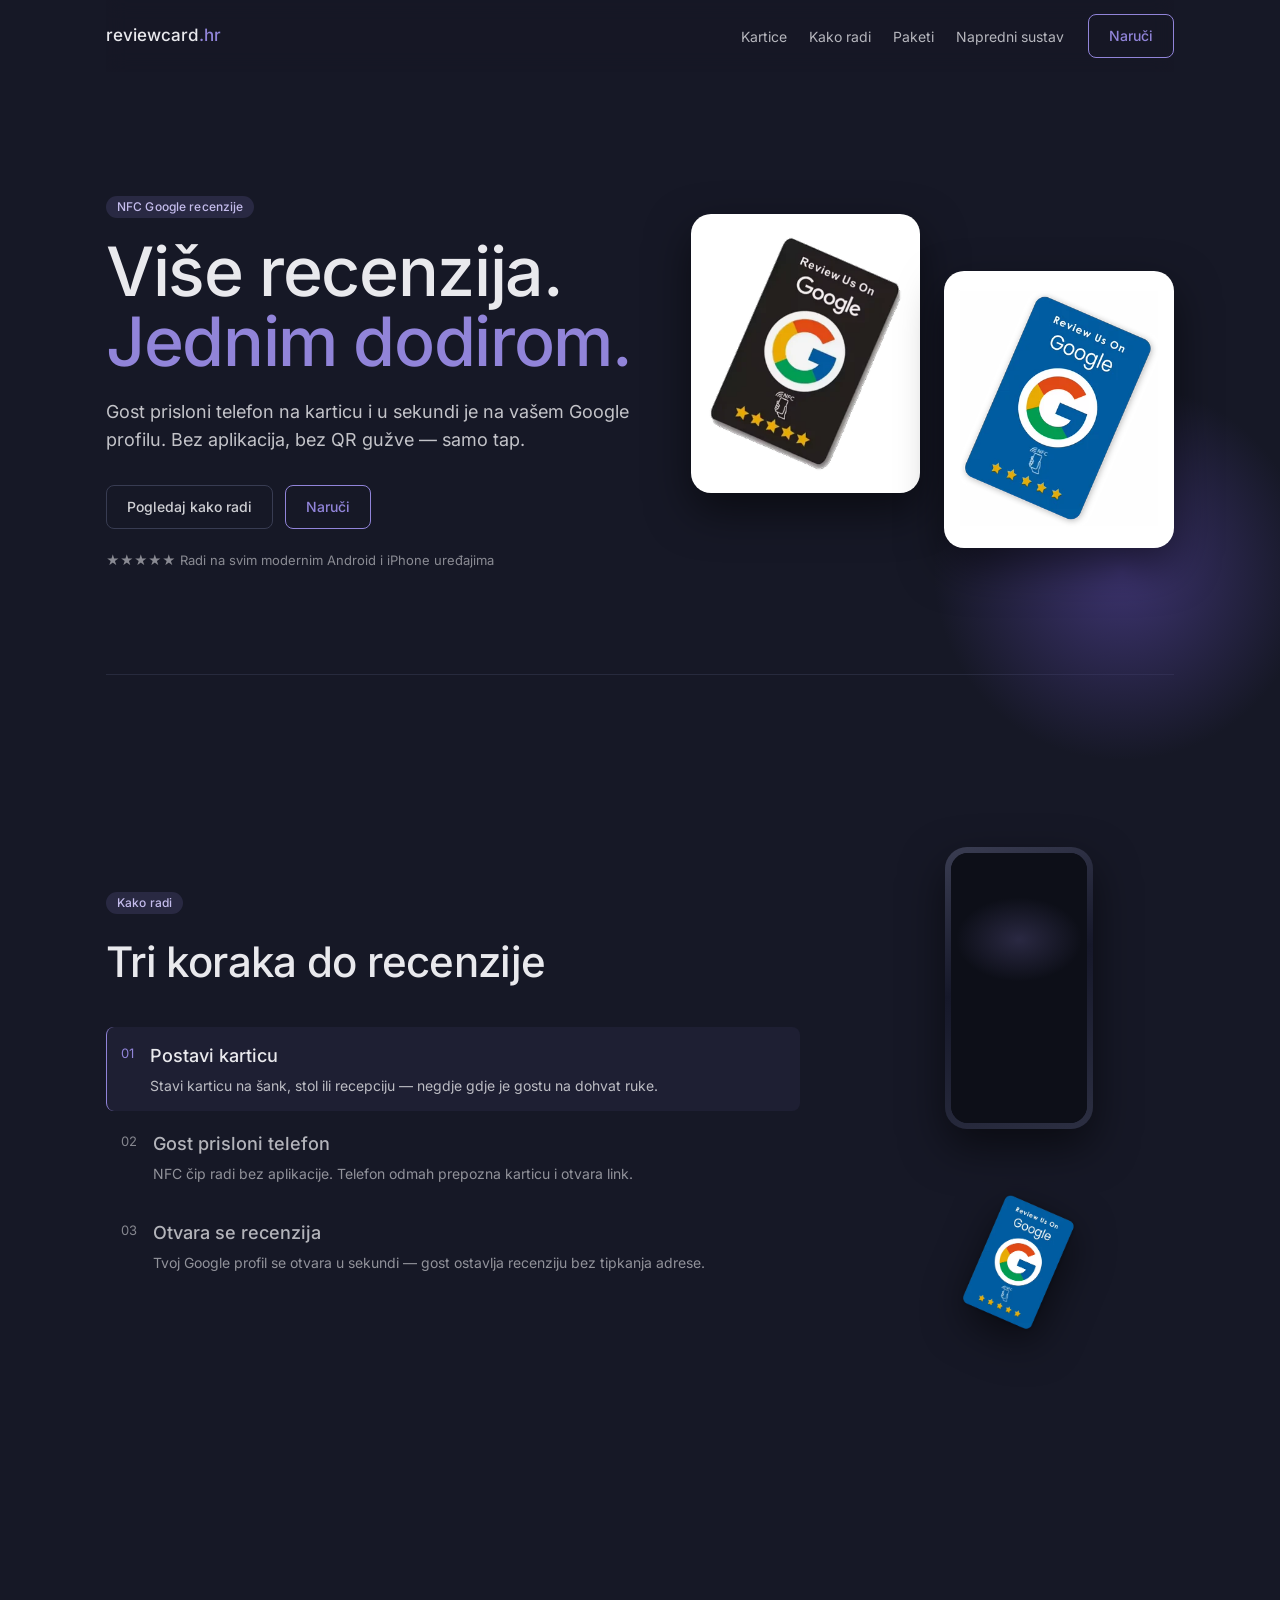
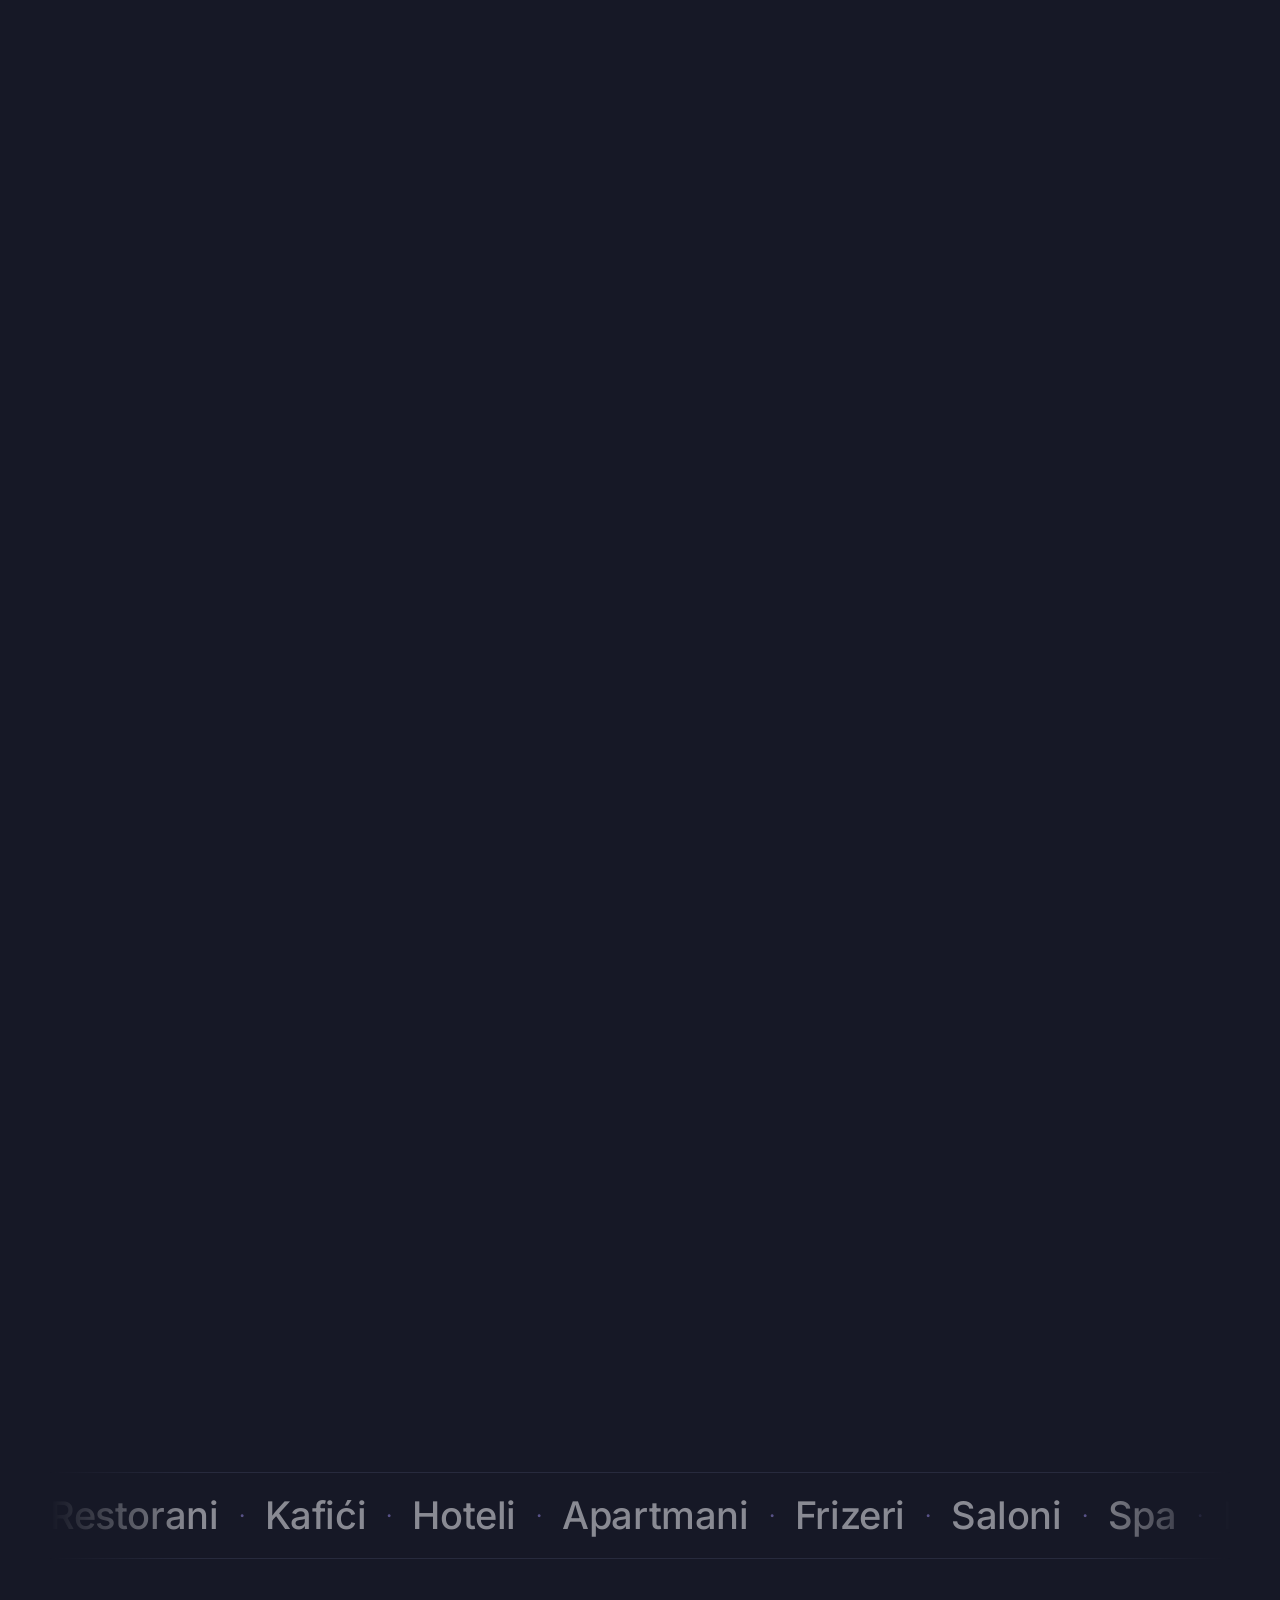
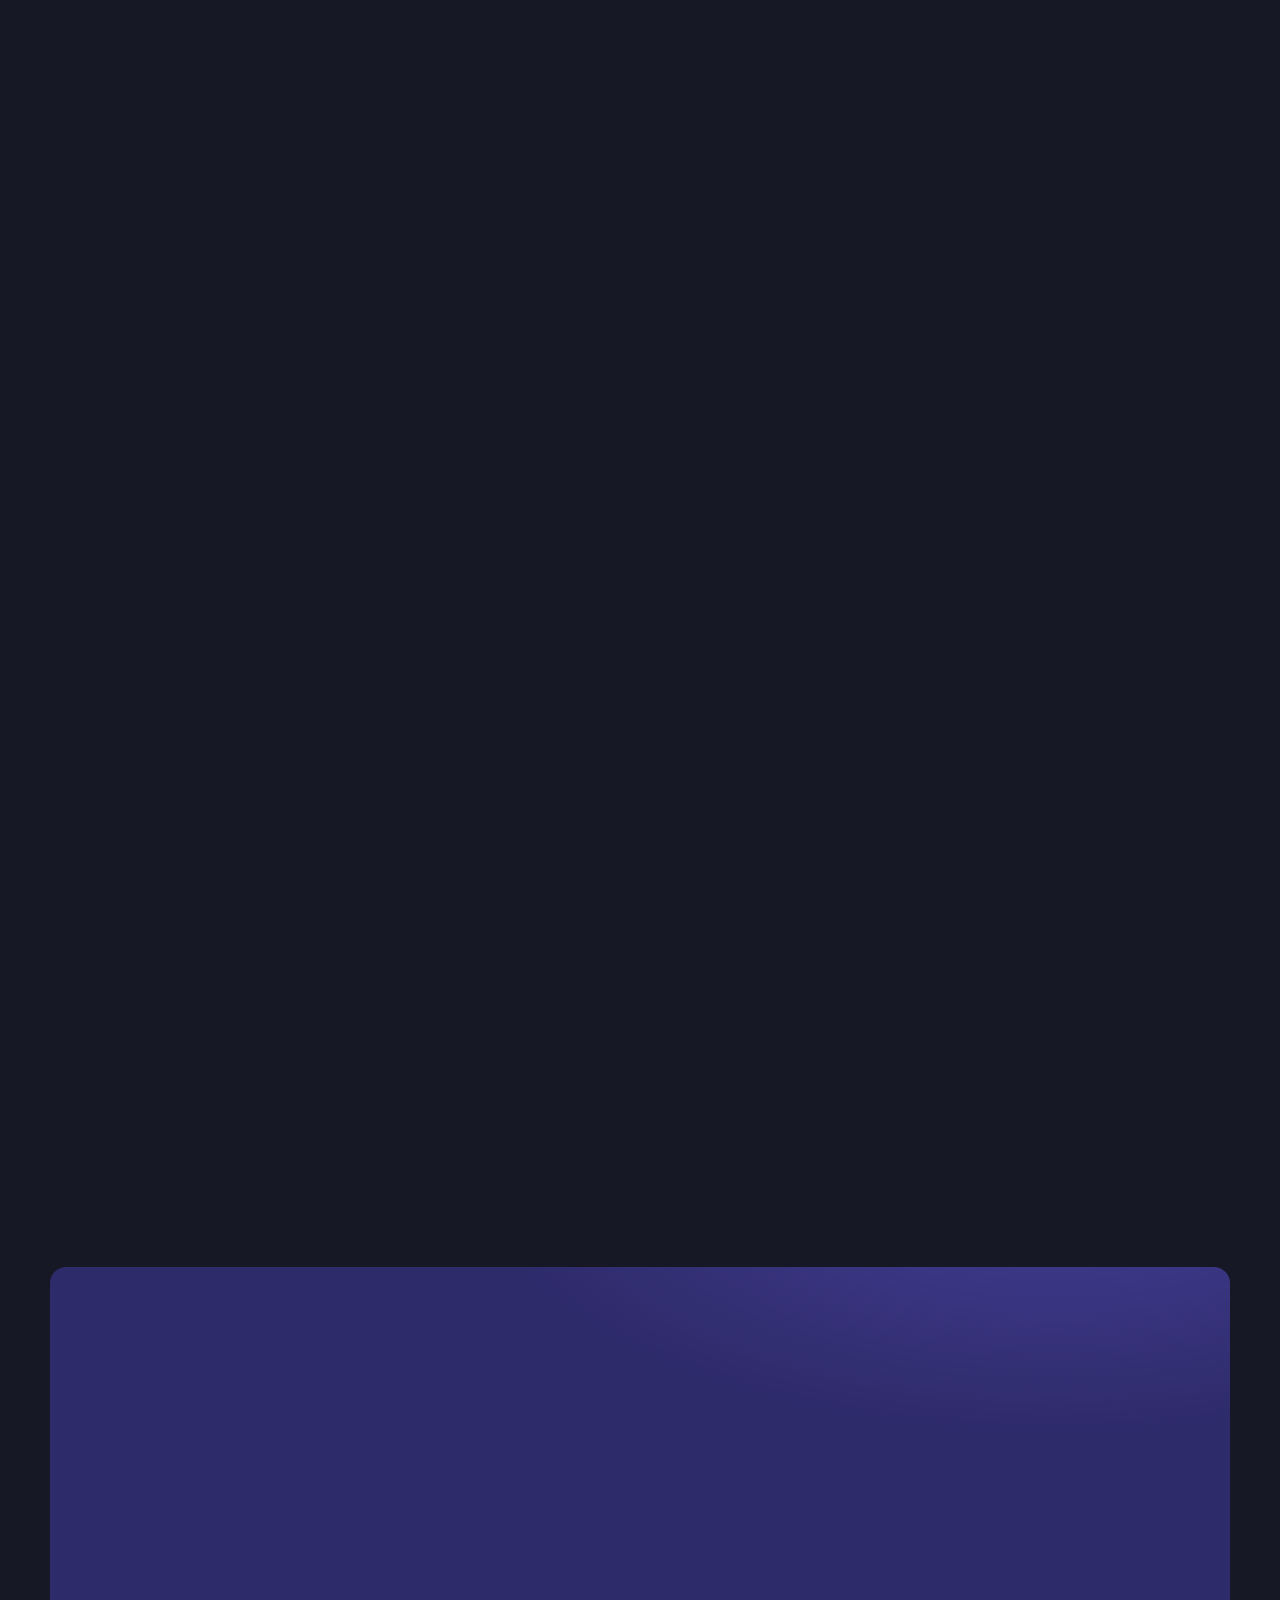
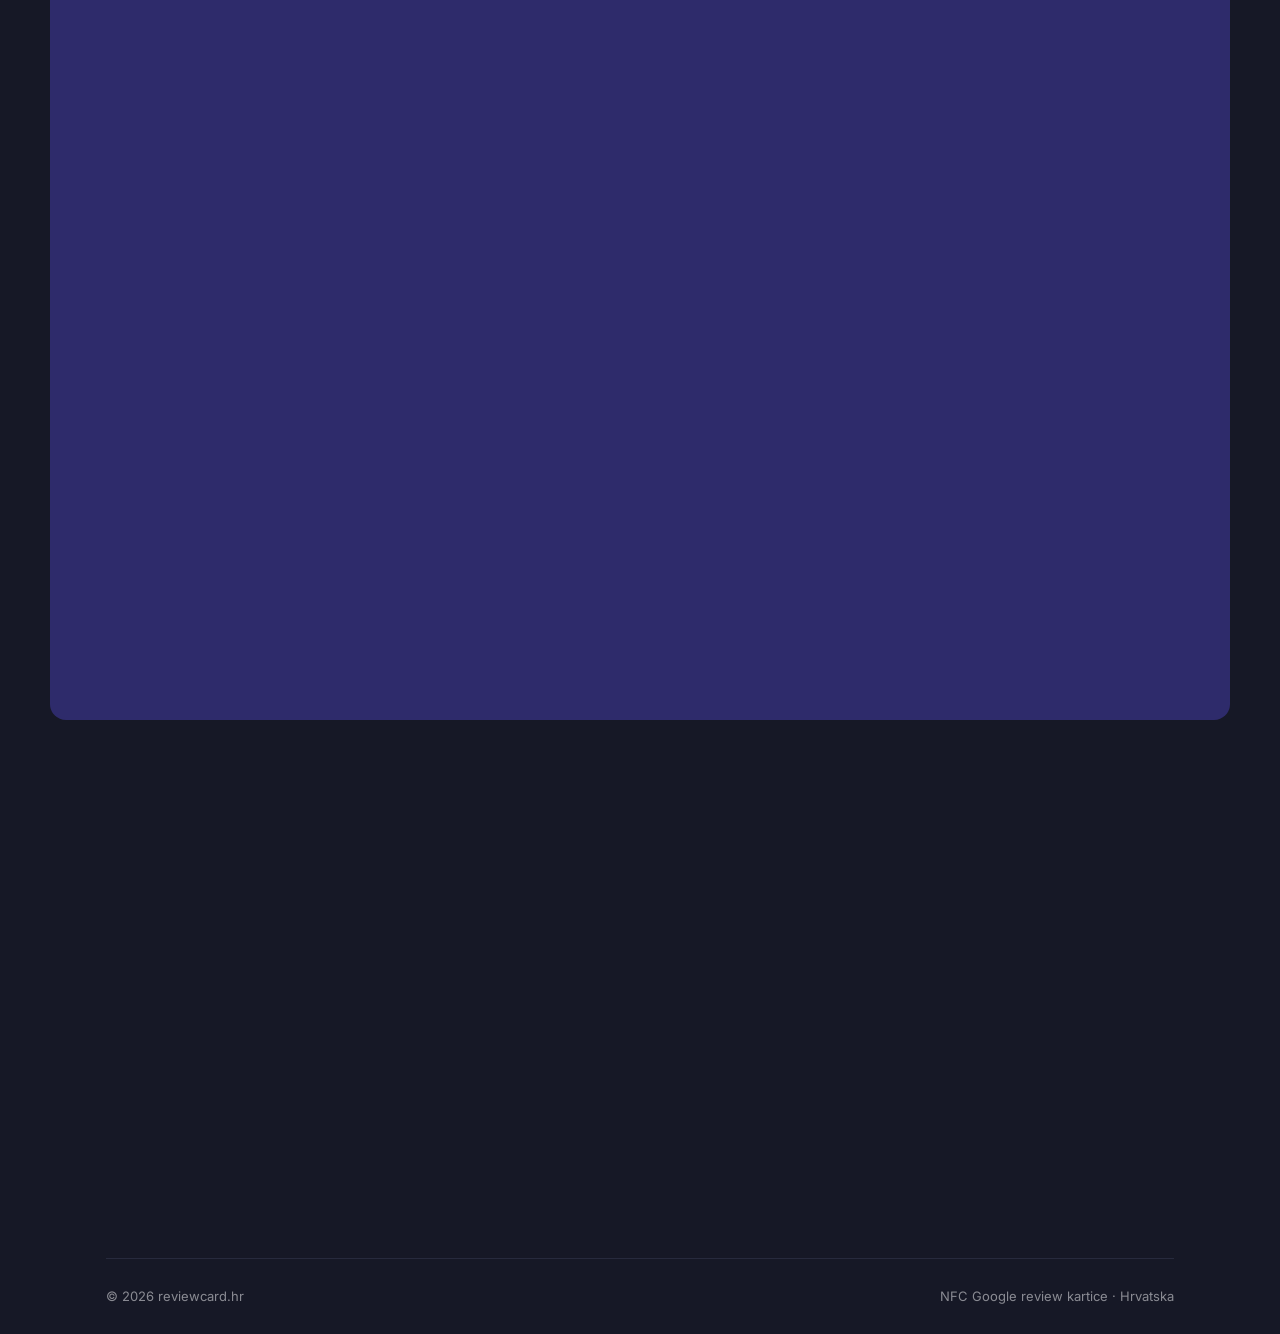
<file: index.html>
﻿<!DOCTYPE html>
<html lang="hr">
<head>
<meta charset="utf-8">
<meta name="viewport" content="width=device-width, initial-scale=1">

<!-- Content-Security-Policy. Mora doći prije bilo kojeg resursa jer vrijedi
     samo za sadržaj iza sebe. Stranica je potpuno samoposlužena (skripte,
     stilovi, fontovi, slike), pa je politika stroga: sve što nije s ovog
     podrijetla je zabranjeno. Ako se ikad doda vanjski resurs (npr. analitika
     ili font s CDN-a), OVDJE mu treba dopustiti podrijetlo, inače ga preglednik
     blokira. 'self' pokriva js/, css/, assets/; data: je samo za favicon.
     connect-src je 'self' (ne 'none'): stranica sama ne radi nijedan fetch, ali
     'none' bi blokirao i alate koji isto-izvorno dohvacaju robots.txt (npr.
     PageSpeed audit), a i dalje sprjecava slanje podataka na tude domene.
     Napomena: frame-ancestors i X-Frame-Options ne rade preko <meta> nego samo
     preko HTTP zaglavlja — GitHub Pages ih ne dopušta, pa zaštita od uokvirenja
     stiže tek s vlastitom domenom (vidi README, Sigurnost). -->
<meta http-equiv="Content-Security-Policy" content="default-src 'none'; script-src 'self'; style-src 'self'; font-src 'self'; img-src 'self' data:; connect-src 'self'; base-uri 'none'; form-action 'none'; manifest-src 'none'; upgrade-insecure-requests">
<meta name="referrer" content="strict-origin-when-cross-origin">

<title>NFC kartice za Google recenzije — reviewcard.hr</title>
<meta name="description" content="NFC kartica za Google recenzije. Gost prisloni telefon i u sekundi je na tvom Google profilu — bez aplikacije i bez QR koda. Cijena od 12 € po kartici.">

<!-- ⚠️ SVE ADRESE NIŽE POKAZUJU NA GitHub Pages. Ako stranica jednom dobije
     domenu reviewcard.hr, zamijeniti ih redom: canonical, og:url, og:image,
     twitter:image, te @id/url/image u JSON-LD-u i adresu u sitemap.xml. -->
<link rel="canonical" href="https://tutafranko-web.github.io/review-kartice-/">
<meta name="robots" content="index, follow, max-image-preview:large, max-snippet:-1">
<meta name="theme-color" content="#161826">

<!-- Open Graph — WhatsApp, Facebook, LinkedIn, Viber -->
<meta property="og:type" content="website">
<meta property="og:locale" content="hr_HR">
<meta property="og:site_name" content="reviewcard.hr">
<meta property="og:url" content="https://tutafranko-web.github.io/review-kartice-/">
<meta property="og:title" content="NFC kartice za Google recenzije — reviewcard.hr">
<meta property="og:description" content="Gost prisloni telefon i u sekundi je na tvom Google profilu — bez aplikacije i bez QR koda. Cijena od 12 € po kartici.">
<meta property="og:image" content="https://tutafranko-web.github.io/review-kartice-/assets/og.png">
<meta property="og:image:type" content="image/png">
<meta property="og:image:width" content="1200">
<meta property="og:image:height" content="630">
<meta property="og:image:alt" content="Plava NFC kartica s Google logotipom i natpisom Review Us On Google.">

<meta name="twitter:card" content="summary_large_image">
<meta name="twitter:title" content="NFC kartice za Google recenzije — reviewcard.hr">
<meta name="twitter:description" content="Gost prisloni telefon i u sekundi je na tvom Google profilu — bez aplikacije i bez QR koda.">
<meta name="twitter:image" content="https://tutafranko-web.github.io/review-kartice-/assets/og.png">

<link rel="icon" href="data:image/svg+xml,%3Csvg xmlns='http://www.w3.org/2000/svg' viewBox='0 0 32 32'%3E%3Crect width='32' height='32' rx='7' fill='%23161826'/%3E%3Cpath d='M16 6l3.1 6.3 6.9 1-5 4.9 1.2 6.9-6.2-3.3-6.2 3.3 1.2-6.9-5-4.9 6.9-1z' fill='%239184d9'/%3E%3C/svg%3E">
<!-- Inter je samoposlužen i podskupljen (vidi vrh style.css). Fontovi za tekst
     koji se prvi iscrtava idu u preload da ne čekaju parsiranje CSS-a. -->
<link rel="preload" href="assets/fonts/inter-400.woff2" as="font" type="font/woff2" crossorigin>
<link rel="preload" href="assets/fonts/inter-500.woff2" as="font" type="font/woff2" crossorigin>
<!-- ?v= se podigne pri svakoj izmjeni; bez toga preglednik do 10 minuta
     (a na mobitelu i dulje) servira staru verziju iz cachea -->
<link rel="stylesheet" href="css/style.css?v=14">

<!-- Strukturirani podaci. Cijene su one koje stvarno stoje u sekciji Paketi —
     ako se cjenik promijeni, promijeniti i ovdje, inače Google javlja
     neslaganje. Namjerno NEMA aggregateRating ni recenzija: nema stvarnih,
     a izmišljene ocjene su kršenje Googleovih pravila. -->
<script type="application/ld+json">
{
  "@context": "https://schema.org",
  "@graph": [
    {
      "@type": "Organization",
      "@id": "https://tutafranko-web.github.io/review-kartice-/#organizacija",
      "name": "reviewcard.hr",
      "url": "https://tutafranko-web.github.io/review-kartice-/",
      "logo": "https://tutafranko-web.github.io/review-kartice-/assets/og.png",
      "areaServed": { "@type": "Country", "name": "Hrvatska" }
    },
    {
      "@type": "WebSite",
      "@id": "https://tutafranko-web.github.io/review-kartice-/#stranica",
      "url": "https://tutafranko-web.github.io/review-kartice-/",
      "name": "reviewcard.hr",
      "inLanguage": "hr-HR",
      "publisher": { "@id": "https://tutafranko-web.github.io/review-kartice-/#organizacija" }
    },
    {
      "@type": "Product",
      "@id": "https://tutafranko-web.github.io/review-kartice-/#kartica",
      "name": "NFC kartica za Google recenzije",
      "description": "NFC kartica koju gost prisloni telefonom i odmah mu se otvara tvoj Google profil za recenziju. Radi bez aplikacije i bez QR koda, dostupna u crnoj i plavoj boji.",
      "image": [
        "https://tutafranko-web.github.io/review-kartice-/assets/card-blue.png",
        "https://tutafranko-web.github.io/review-kartice-/assets/card-black.png"
      ],
      "brand": { "@id": "https://tutafranko-web.github.io/review-kartice-/#organizacija" },
      "category": "NFC kartice za Google recenzije",
      "offers": [
        {
          "@type": "Offer",
          "name": "1 kartica",
          "price": "20",
          "priceCurrency": "EUR",
          "availability": "https://schema.org/InStock",
          "url": "https://tutafranko-web.github.io/review-kartice-/#paketi"
        },
        {
          "@type": "Offer",
          "name": "5 kartica",
          "price": "75",
          "priceCurrency": "EUR",
          "availability": "https://schema.org/InStock",
          "url": "https://tutafranko-web.github.io/review-kartice-/#paketi"
        },
        {
          "@type": "Offer",
          "name": "10 kartica",
          "price": "120",
          "priceCurrency": "EUR",
          "availability": "https://schema.org/InStock",
          "url": "https://tutafranko-web.github.io/review-kartice-/#paketi"
        }
      ]
    }
  ]
}
</script>
</head>
<body>

<!-- koliko je stranice pročitano — akcent kao linija, u duhu sustava -->
<div class="progress" id="progress" aria-hidden="true"><span></span></div>

<div class="page">

  <!-- ================= 0. HEADER ================= -->
  <nav class="nav">
    <span class="nav-brand">reviewcard<span class="u-brand-dot">.hr</span></span>
    <div class="nav-links">
      <a href="#proizvodi">Kartice</a>
      <a href="#kako">Kako radi</a>
      <a href="#paketi">Paketi</a>
      <a href="#sustav">Napredni sustav</a>
    </div>
    <a class="btn btn-primary" data-wa="hero" href="https://wa.me/385957378710?text=Pozdrav!%20Zanimaju%20me%20Google%20review%20NFC%20kartice." target="_blank" rel="noopener">Naruči</a>
  </nav>

  <!-- ================= 2. HERO ================= -->
  <section class="hero">
    <div data-reveal>
      <span class="tag tag-accent u-mt-hero-tag">NFC Google recenzije</span>
      <h1>
        <span>Više recenzija.</span>
        <span class="accent">Jednim dodirom.</span>
      </h1>
      <p class="hero-lead">Gost prisloni telefon na karticu i u sekundi je na vašem Google profilu. Bez aplikacija, bez QR gužve — samo tap.</p>
      <div class="hero-actions">
        <a class="btn btn-secondary" href="#kako">Pogledaj kako radi</a>
        <a class="btn btn-primary" data-wa="hero" href="https://wa.me/385957378710?text=Pozdrav!%20Zanimaju%20me%20Google%20review%20NFC%20kartice." target="_blank" rel="noopener">Naruči</a>
      </div>
      <p class="hero-trust">★★★★★  Radi na svim modernim Android i iPhone uređajima</p>
    </div>

    <div class="hero-art" data-reveal>
      <div class="hero-art-glow" aria-hidden="true"></div>
      <div class="card-tile card-tile--black">
        <img src="assets/card-black-320.webp"
             srcset="assets/card-black-320.webp 320w, assets/card-black-640.webp 640w, assets/card-black-960.webp 960w"
             sizes="(max-width:480px) 122px, (max-width:900px) 150px, 200px"
             width="1220" height="1460" fetchpriority="high" decoding="async"
             alt="Crna NFC kartica za Google recenzije">
      </div>
      <div class="card-tile card-tile--blue">
        <img src="assets/card-blue-320.webp"
             srcset="assets/card-blue-320.webp 320w, assets/card-blue-640.webp 640w, assets/card-blue-960.webp 960w"
             sizes="(max-width:480px) 122px, (max-width:900px) 150px, 200px"
             width="1220" height="1460" fetchpriority="high" decoding="async"
             alt="Plava NFC kartica za Google recenzije">
      </div>
    </div>
  </section>

  <hr class="hr">

  <!-- ================= 3. KAKO RADI =================
       Prikovana sekvenca: dok skrolaš, telefon se spušta na karticu i na
       ekranu se pojavi recenzija. Koraci su prava sekvenca pa brojevi
       01/02/03 nose informaciju, ne ukras.
  -->
  <section class="s-kako" id="kako">
    <div class="kako-sticky">
      <div class="kako-inner">

        <div class="kako-copy">
          <span class="tag tag-accent">Kako radi</span>
          <h2>Tri koraka do recenzije</h2>

          <ol class="steps" id="steps">
            <li class="step" data-step="1">
              <span class="step-n">01</span>
              <div>
                <h3>Postavi karticu</h3>
                <p>Stavi karticu na šank, stol ili recepciju — negdje gdje je gostu na dohvat ruke.</p>
              </div>
            </li>
            <li class="step" data-step="2">
              <span class="step-n">02</span>
              <div>
                <h3>Gost prisloni telefon</h3>
                <p>NFC čip radi bez aplikacije. Telefon odmah prepozna karticu i otvara link.</p>
              </div>
            </li>
            <li class="step" data-step="3">
              <span class="step-n">03</span>
              <div>
                <h3>Otvara se recenzija</h3>
                <p>Tvoj Google profil se otvara u sekundi — gost ostavlja recenziju bez tipkanja adrese.</p>
              </div>
            </li>
          </ol>
        </div>

        <!-- scena: stvarna kartica + telefon s pravim Google obrascem -->
        <div class="tap" id="tap" data-step="1" aria-hidden="true">
          <div class="tap-waves"><i></i><i></i><i></i></div>

          <img class="tap-card" src="assets/card-blue-320.webp"
               srcset="assets/card-blue-320.webp 320w, assets/card-blue-640.webp 640w"
               sizes="(max-width:720px) 68px, (max-width:900px) 76px, 118px"
               width="1220" height="1460" loading="lazy" decoding="async" alt="">

          <div class="tap-phone">
            <div class="tap-screen">
              <div class="tap-idle"></div>

              <!-- obrazac za recenziju, kakav gost stvarno vidi -->
              <div class="rw">
                <div class="rw-bar">
                  <span class="rw-lock"></span>
                  <span class="rw-host">google.com</span>
                </div>

                <div class="rw-user">
                  <span class="rw-av">A</span>
                  <span class="rw-who">
                    <b>Ana K.</b>
                    <em>Javno objavljivanje na Googleu</em>
                  </span>
                </div>

                <div class="rw-stars"><i></i><i></i><i></i><i></i><i></i></div>

                <div class="rw-field">
                  <span class="rw-typed" id="tapTyped"></span><span class="rw-caret"></span>
                </div>

                <div class="rw-photo">Dodajte fotografije</div>
                <div class="rw-post">Objavi</div>
              </div>
            </div>
          </div>
        </div>

      </div>
    </div>
  </section>

  <!-- ================= 4. PROIZVODI ================= -->
  <section class="s-proizvodi" id="proizvodi">
    <div class="section-head" data-reveal>
      <span class="tag tag-accent">Naše kartice</span>
      <h2>Dvije boje</h2>
      <p>Izdržljiva NFC kartica u crnoj ili plavoj izvedbi. Isti dizajn, isti učinak — biraš boju koja pristaje tvom prostoru.</p>
    </div>
    <div class="grid grid-proizvodi" data-reveal>

      <div class="card product-card">
        <div class="product-well">
          <img src="assets/card-black-640.webp"
               srcset="assets/card-black-320.webp 320w, assets/card-black-640.webp 640w, assets/card-black-960.webp 960w"
               sizes="(max-width:900px) 50vw, 300px"
               width="1220" height="1460" loading="lazy" decoding="async"
               alt="Crna NFC kartica za Google recenzije">
        </div>
        <div class="product-body">
          <div class="product-head"><h3>Crna kartica</h3></div>
          <p class="product-desc">Prisloni telefon i gost odmah otvara tvoj Google profil za recenziju.</p>
          <div class="price-row">
            <span class="price">20&nbsp;€</span>
            <span class="price-unit">/ komad</span>
          </div>
          <a class="btn btn-primary btn-block" data-wa="crna" href="https://wa.me/385957378710?text=Pozdrav!%20Zelim%20naruciti%20CRNU%20Google%20review%20karticu%20(20%20EUR)." target="_blank" rel="noopener">Naruči na WhatsApp</a>
          <a class="btn btn-secondary btn-block u-mt-10" href="#paketi">Naruči</a>
        </div>
      </div>

      <div class="card product-card">
        <div class="product-well">
          <img src="assets/card-blue-640.webp"
               srcset="assets/card-blue-320.webp 320w, assets/card-blue-640.webp 640w, assets/card-blue-960.webp 960w"
               sizes="(max-width:900px) 50vw, 300px"
               width="1220" height="1460" loading="lazy" decoding="async"
               alt="Plava NFC kartica za Google recenzije">
        </div>
        <div class="product-body">
          <div class="product-head"><h3>Plava kartica</h3></div>
          <p class="product-desc">Prisloni telefon i gost odmah otvara tvoj Google profil za recenziju.</p>
          <div class="price-row">
            <span class="price">20&nbsp;€</span>
            <span class="price-unit">/ komad</span>
          </div>
          <a class="btn btn-primary btn-block" data-wa="plava" href="https://wa.me/385957378710?text=Pozdrav!%20Zelim%20naruciti%20PLAVU%20Google%20review%20karticu%20(20%20EUR)." target="_blank" rel="noopener">Naruči na WhatsApp</a>
          <a class="btn btn-secondary btn-block u-mt-10" href="#paketi">Naruči</a>
        </div>
      </div>

    </div>
  </section>

  <!-- ================= 5. PRIMJENA ================= -->
  <section class="s-primjena">
    <div class="section-head" data-reveal>
      <span class="tag tag-accent">Za koga</span>
      <h2>Primjeri primjene</h2>
      <p>Recenzije su ključne za rejting i vidljivost na Googleu — u svakoj branši gdje ljudi biraju očima.</p>
    </div>

    <!-- traka djelatnosti: kreće se na skrol, pokazuje širinu primjene -->
    <div class="marquee" aria-hidden="true">
      <div class="marquee-row" data-speed="-16">
        <span>Restorani</span><i>·</i><span>Kafići</span><i>·</i><span>Hoteli</span><i>·</i><span>Apartmani</span><i>·</i><span>Frizeri</span><i>·</i><span>Saloni</span><i>·</i><span>Spa</span><i>·</i><span>Izleti</span><i>·</i><span>Charter</span><i>·</i><span>Restorani</span><i>·</i><span>Kafići</span><i>·</i><span>Hoteli</span><i>·</i><span>Apartmani</span><i>·</i><span>Frizeri</span><i>·</i><span>Saloni</span><i>·</i><span>Spa</span><i>·</i><span>Izleti</span><i>·</i><span>Charter</span><i>·</i>
      </div>
    </div>

    <div class="grid grid-primjena" data-reveal>
      <div class="card">
        <h3 class="card-title">Turizam i izleti</h3>
        <p class="card-body">Skupi recenzije dok su gosti još pod dojmom doživljaja.</p>
      </div>
      <div class="card">
        <h3 class="card-title">Restorani i kafići</h3>
        <p class="card-body">Kartica na stolu ili uz račun — recenzija prije nego gost ode.</p>
      </div>
      <div class="card">
        <h3 class="card-title">Hoteli i smještaj</h3>
        <p class="card-body">Na recepciji ili u sobi — jednostavno za svakog gosta.</p>
      </div>
      <div class="card">
        <h3 class="card-title">Ljepota i wellness</h3>
        <p class="card-body">Frizeri, saloni, spa — zadovoljan klijent, jedan dodir.</p>
      </div>
    </div>
  </section>

  <!-- ================= 6. PAKETI ================= -->
  <section class="s-paketi" id="paketi">
    <div class="section-head u-narrow" data-reveal>
      <span class="tag tag-accent">Količinski popust</span>
      <h2>Više kartica, niža cijena</h2>
      <p>Slobodno miješaj crne i plave kartice u paketu — npr. 5 crnih i 5 plavih. Cijena vrijedi bez obzira na kombinaciju boja.</p>
    </div>

    <div class="grid grid-paketi" data-reveal>
      <div class="card pkg-card" data-tier="1">
        <span class="card-kicker">1 kartica</span>
        <div class="pkg-figure">20&nbsp;€</div>
        <p class="card-body u-muted-60">20 € po kartici</p>
        <a class="btn btn-secondary btn-block" data-wa="pkg1" href="https://wa.me/385957378710?text=Pozdrav!%20Zelim%20naruciti%201%20karticu%20(20%20EUR)." target="_blank" rel="noopener">Naruči</a>
      </div>

      <div class="card pkg-card" data-tier="5">
        <span class="card-kicker">5 kartica</span>
        <div class="pkg-figure">75&nbsp;€</div>
        <p class="card-body save">15 € po kartici · ušteda 25 €</p>
        <a class="btn btn-secondary btn-block" data-wa="pkg5" href="https://wa.me/385957378710?text=Pozdrav!%20Zelim%20naruciti%20paket%205%20kartica%20(75%20EUR)." target="_blank" rel="noopener">Naruči</a>
      </div>

      <div class="card pkg-card pkg-card--featured" data-tier="10">
        <span class="tag tag-accent pkg-badge">Najpopularnije</span>
        <span class="card-kicker">10 kartica</span>
        <div class="pkg-figure">120&nbsp;€</div>
        <p class="card-body save">12 € po kartici · ušteda 80 €</p>
        <a class="btn btn-primary btn-block" data-wa="pkg10" href="https://wa.me/385957378710?text=Pozdrav!%20Zelim%20naruciti%20paket%2010%20kartica%20(120%20EUR)." target="_blank" rel="noopener">Naruči</a>
      </div>

      <div class="card pkg-card" data-tier="11">
        <span class="card-kicker">10+ kartica</span>
        <div class="pkg-figure is-small">Popust po<br>dogovoru</div>
        <p class="card-body save">Što veća količina, to veći popust po kartici.</p>
        <a class="btn btn-secondary btn-block" data-wa="pkg20" href="https://wa.me/385957378710?text=Pozdrav!%20Zelim%20naruciti%2010%2B%20kartica%20-%20molim%20ponudu%20s%20kolicinskim%20popustom." target="_blank" rel="noopener">Zatraži ponudu</a>
      </div>
    </div>

    <!-- ---------- Kalkulator uštede ---------- -->
    <div class="calc" data-reveal>
      <div class="calc-top">
        <h3>Izračunaj svoju cijenu</h3>
        <span class="calc-qty"><b id="calcQty">10</b> kartica</span>
      </div>

      <label class="visually-hidden" for="calcRange">Broj kartica</label>
      <input type="range" id="calcRange" min="1" max="50" value="10" step="1">
      <div class="calc-scale"><span>1</span><span>25</span><span>50</span></div>

      <div class="calc-out">
        <div class="calc-cell">
          <span class="label">Ukupno</span>
          <span class="value" id="calcTotal">120 €</span>
        </div>
        <div class="calc-cell">
          <span class="label">Po kartici</span>
          <span class="value" id="calcUnit">12 €</span>
        </div>
        <div class="calc-cell">
          <span class="label">Ušteda</span>
          <span class="value is-save" id="calcSave">80 €</span>
        </div>
      </div>

      <p class="calc-note" id="calcNote"></p>
      <a class="btn btn-primary btn-block" id="calcCta" target="_blank" rel="noopener">Naruči na WhatsApp</a>
    </div>
  </section>

  <!-- ================= 7. NAPREDNI SUSTAV ================= -->
  <section class="s-sustav" id="sustav">
    <div class="s-sustav-inner">

      <div class="section-head" data-reveal>
        <span class="tag tag-ghost">Drugi dio ponude</span>
        <h2>Napredni NFC sustav</h2>
        <p>Filtar zadovoljstva prije recenzije i praćenje po djelatniku. Nezadovoljni gost ide na privatnu formu — ne na javnu recenziju. Ti dobivaš uvid, a Google profil čistu peticu.</p>
      </div>

      <div class="flow" data-reveal>
        <div class="flow-tile">
          <span class="kicker">Korak 1</span>
          <h3>Gost skenira karticu</h3>
          <p>Svaki djelatnik ima svoju karticu.</p>
        </div>
        <div class="flow-tile">
          <span class="kicker">Korak 2</span>
          <h3>„Jeste li zadovoljni?”</h3>
          <p>Kratko pitanje prije bilo kakve recenzije.</p>
        </div>
        <div class="flow-tile flow-tile--yes">
          <span class="kicker">Ako DA →</span>
          <h3>Google recenzija</h3>
          <p>Vodi ga ravno na javni Google profil.</p>
        </div>
        <div class="flow-tile flow-tile--no">
          <span class="kicker">Ako NE →</span>
          <h3>Privatna forma gazdi</h3>
          <p>Pritužba ide direktno tebi — ne na Google.</p>
        </div>
      </div>

      <!-- ---------- Živi demo filtra ---------- -->
      <div class="demo" data-reveal>
        <div class="demo-head">
          <h3>Probaj kako to vidi tvoj gost</h3>
          <span class="demo-badge">Demo — ništa se ne šalje</span>
        </div>
        <div class="demo-screen" id="demoScreen" aria-live="polite"></div>
      </div>

      <div class="features" data-reveal>
        <div>
          <h3>Kartica po djelatniku</h3>
          <p>Svaki radnik dobiva svoju NFC karticu.</p>
        </div>
        <div>
          <h3>Uvid za gazdu</h3>
          <p>Vidiš tko je donio koliko recenzija.</p>
        </div>
        <div>
          <h3>Čuva rejting</h3>
          <p>Negativni dojmovi ostaju privatni.</p>
        </div>
      </div>

      <div class="sustav-cta" data-reveal>
        <a class="btn btn-inverted" data-wa="sustav" href="https://wa.me/385957378710?text=Pozdrav!%20Zanima%20me%20napredni%20NFC%20sustav%20i%20ponuda." target="_blank" rel="noopener">Zatraži ponudu</a>
        <span class="sustav-note">Cijena naprednog sustava na upit — javi nam se za personaliziranu ponudu.</span>
      </div>

    </div>
  </section>

  <!-- ================= 8. ZAKLJUČNI CTA ================= -->
  <section class="s-kontakt" id="kontakt">
    <div class="s-kontakt-inner" data-reveal>
      <h2>Spreman za više recenzija?</h2>
      <p class="lead">Naruči kartice ili zatraži ponudu za napredni sustav — javi nam se na WhatsApp i kreni odmah.</p>
      <a class="btn btn-primary" data-wa="close" href="https://wa.me/385957378710?text=Pozdrav!%20Kontaktiram%20vas%20putem%20reviewcard.hr." target="_blank" rel="noopener">Piši nam na WhatsApp</a>
      <p class="note">Odgovaramo u pravilu isti dan · reviewcard.hr</p>
    </div>
  </section>

  <!-- ================= 9. FOOTER ================= -->
  <footer class="site-footer">
    <span>© 2026 reviewcard.hr</span>
    <span>NFC Google review kartice · Hrvatska</span>
  </footer>

</div>

<!-- Biblioteke su samoposlužene umjesto s jsDelivra: jedno vanjsko podrijetlo
     manje (DNS + TLS), a nema ni rizika da izmijenjena datoteka na tuđem CDN-u
     izvrši svoj kod na ovoj stranici. Verzije: GSAP 3.15.0, Lenis 1.3.26.
     Za nadogradnju zamijeniti datoteke u js/vendor/ i provjeriti testovima. -->
<script src="js/vendor/lenis.min.js?v=14" defer></script>
<script src="js/vendor/gsap.min.js?v=14" defer></script>
<script src="js/vendor/ScrollTrigger.min.js?v=14" defer></script>
<script src="js/app.js?v=14" defer></script>
</body>
</html>
</file>
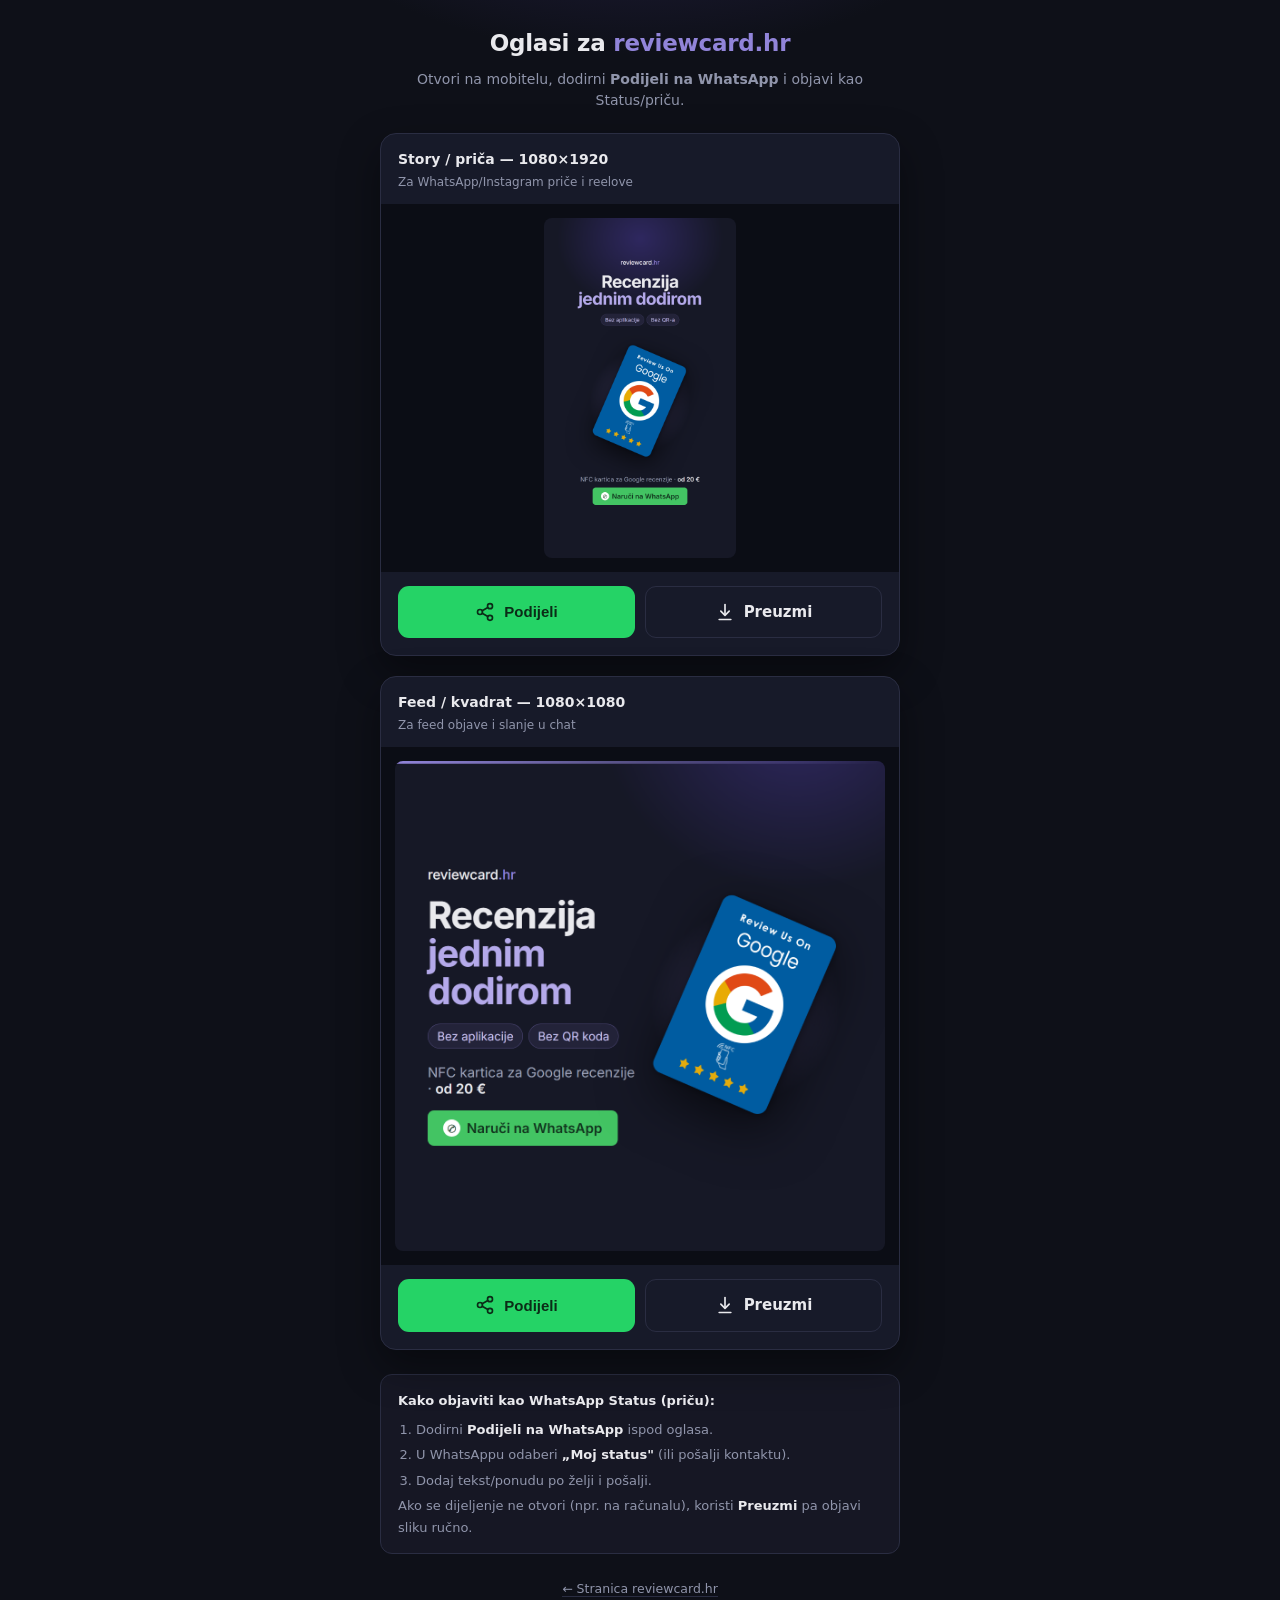
<file: oglasi/index.html>
<!DOCTYPE html>
<html lang="hr"><head>
<meta charset="utf-8">
<meta name="viewport" content="width=device-width, initial-scale=1">
<meta name="robots" content="noindex, nofollow">
<title>Oglasi — pošalji na WhatsApp</title>
<style>
  :root{
    --bg:#0e1018; --panel:#171a29; --line:#2a2d42; --text:#e9e9ed;
    --muted:#9095ab; --accent:#9184d9; --wa:#25d366; --wa-ink:#0b2c17;
  }
  *{box-sizing:border-box;margin:0;padding:0}
  html{-webkit-text-size-adjust:100%}
  body{
    background:var(--bg); color:var(--text);
    font-family:'Segoe UI',system-ui,-apple-system,sans-serif;
    padding:26px 16px calc(40px + env(safe-area-inset-bottom));
    background-image:radial-gradient(680px 420px at 50% -12%,#2a2450 0,transparent 60%);
    line-height:1.5;
  }
  header{max-width:520px;margin:0 auto 22px;text-align:center}
  h1{font-size:23px;font-weight:600;letter-spacing:-.01em}
  h1 b{color:var(--accent);font-weight:600}
  .lead{color:var(--muted);font-size:14px;margin-top:8px}
  .stack{max-width:520px;margin:0 auto;display:flex;flex-direction:column;gap:20px}
  .card{background:var(--panel);border:1px solid var(--line);border-radius:16px;overflow:hidden;
    box-shadow:0 16px 40px rgba(0,0,0,.4)}
  .card h2{font-size:14px;font-weight:600;padding:15px 17px 3px}
  .card .fmt{font-size:12px;color:var(--muted);padding:0 17px 13px}
  .thumb{background:#0b0d15;display:flex;justify-content:center;padding:14px}
  .thumb img{display:block;max-width:100%;height:auto;border-radius:8px}
  .thumb.tall img{max-height:340px;width:auto}
  .row{display:flex;gap:10px;padding:14px 17px 17px}
  .btn{flex:1;display:inline-flex;align-items:center;justify-content:center;gap:9px;
    font-size:15px;font-weight:600;text-decoration:none;border-radius:11px;padding:14px 12px;
    border:1px solid transparent;cursor:pointer;transition:.15s;min-height:50px}
  .btn.share{background:var(--wa);color:var(--wa-ink)}
  .btn.share:active{transform:translateY(1px)}
  .btn.dl{background:transparent;color:var(--text);border-color:var(--line)}
  .btn.dl:active{border-color:var(--accent)}
  .btn svg{width:20px;height:20px;flex:0 0 auto}
  .hint{max-width:520px;margin:24px auto 0;font-size:13px;line-height:1.65;color:var(--muted);
    border:1px solid var(--line);background:rgba(145,132,217,.06);border-radius:12px;padding:15px 17px}
  .hint b{color:var(--text);font-weight:600}
  .hint ol{margin:8px 0 0 18px;padding:0}
  .hint li{margin:4px 0}
  .toast{position:fixed;left:50%;bottom:24px;transform:translateX(-50%) translateY(20px);
    background:#20233a;border:1px solid var(--line);color:var(--text);font-size:13px;
    padding:11px 18px;border-radius:10px;opacity:0;pointer-events:none;transition:.25s;z-index:9}
  .toast.on{opacity:1;transform:translateX(-50%) translateY(0)}
  .foot{max-width:520px;margin:22px auto 0;text-align:center}
  .foot a{color:var(--muted);font-size:12.5px;text-decoration:none;border-bottom:1px solid var(--line)}
</style></head>
<body>
<header>
  <h1>Oglasi za <b>reviewcard.hr</b></h1>
  <p class="lead">Otvori na mobitelu, dodirni <b>Podijeli na WhatsApp</b> i objavi kao Status/priču.</p>
</header>

<div class="stack" id="stack"></div>

<div class="hint">
  <b>Kako objaviti kao WhatsApp Status (priču):</b>
  <ol>
    <li>Dodirni <b>Podijeli na WhatsApp</b> ispod oglasa.</li>
    <li>U WhatsAppu odaberi <b>„Moj status"</b> (ili pošalji kontaktu).</li>
    <li>Dodaj tekst/ponudu po želji i pošalji.</li>
  </ol>
  Ako se dijeljenje ne otvori (npr. na računalu), koristi <b>Preuzmi</b> pa objavi sliku ručno.
</div>

<p class="foot"><a href="../" target="_blank">← Stranica reviewcard.hr</a></p>

<div class="toast" id="toast"></div>

<script>
  var ADS = [
    { file:"oglas-story-9x16.png", name:"reviewcard-story-9x16.png", title:"Story / priča — 1080×1920", fmt:"Za WhatsApp/Instagram priče i reelove", tall:true },
    { file:"oglas-feed-1x1.png",  name:"reviewcard-feed-1x1.png",   title:"Feed / kvadrat — 1080×1080", fmt:"Za feed objave i slanje u chat", tall:false }
  ];
  var SHARE_SVG = '<svg viewBox="0 0 24 24" fill="none" stroke="currentColor" stroke-width="2" stroke-linecap="round" stroke-linejoin="round"><circle cx="18" cy="5" r="3"/><circle cx="6" cy="12" r="3"/><circle cx="18" cy="19" r="3"/><line x1="8.6" y1="13.5" x2="15.4" y2="17.5"/><line x1="15.4" y1="6.5" x2="8.6" y2="10.5"/></svg>';
  var DL_SVG = '<svg viewBox="0 0 24 24" fill="none" stroke="currentColor" stroke-width="2" stroke-linecap="round" stroke-linejoin="round"><path d="M12 3v12"/><path d="M7 11l5 5 5-5"/><path d="M5 21h14"/></svg>';

  var toast = document.getElementById("toast"), toastT;
  function say(msg){ toast.textContent = msg; toast.classList.add("on");
    clearTimeout(toastT); toastT = setTimeout(function(){ toast.classList.remove("on"); }, 2600); }

  var canShareFiles = false;
  try { canShareFiles = !!(navigator.canShare && navigator.canShare({ files:[ new File([new Blob([""])], "t.png", {type:"image/png"}) ] })); } catch(e){}

  function download(url, name){
    var a = document.createElement("a"); a.href = url; a.download = name;
    document.body.appendChild(a); a.click(); a.remove();
  }

  async function share(ad){
    try{
      var resp = await fetch(ad.file, { cache:"force-cache" });
      var blob = await resp.blob();
      var file = new File([blob], ad.name, { type:"image/png" });
      if (navigator.canShare && navigator.canShare({ files:[file] })){
        await navigator.share({ files:[file], title:"reviewcard.hr" });
      } else {
        download(ad.file, ad.name);
        say("Dijeljenje nije podržano — slika je preuzeta.");
      }
    } catch(err){
      if (err && err.name === "AbortError") return; // korisnik otkazao
      download(ad.file, ad.name);
      say("Slika je preuzeta.");
    }
  }

  var stack = document.getElementById("stack");
  ADS.forEach(function(ad){
    var card = document.createElement("div"); card.className = "card";
    card.innerHTML =
      '<h2>'+ad.title+'</h2>' +
      '<div class="fmt">'+ad.fmt+'</div>' +
      '<div class="thumb'+(ad.tall?" tall":"")+'"><img src="'+ad.file+'" alt="'+ad.title+'" loading="lazy"></div>' +
      '<div class="row">' +
        '<button class="btn share">'+SHARE_SVG+(canShareFiles?"Podijeli na WhatsApp":"Podijeli")+'</button>' +
        '<a class="btn dl" href="'+ad.file+'" download="'+ad.name+'">'+DL_SVG+'Preuzmi</a>' +
      '</div>';
    card.querySelector(".share").addEventListener("click", function(){ share(ad); });
    stack.appendChild(card);
  });
</script>
</body></html>
</file>
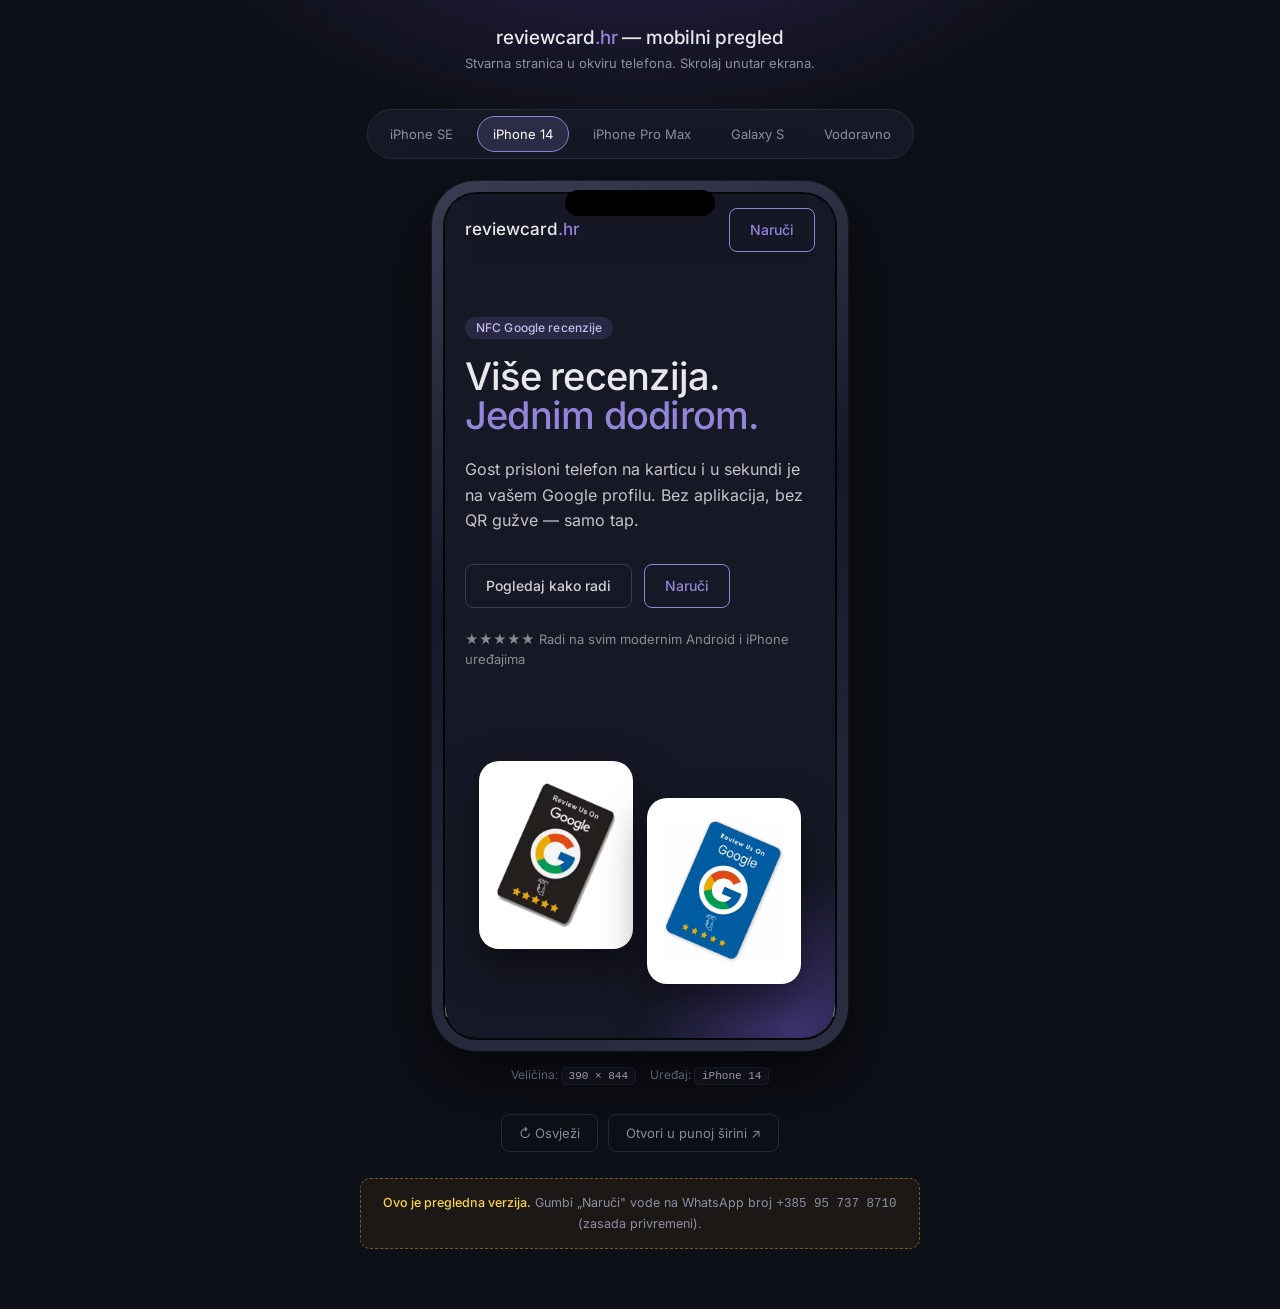
<file: preview.html>
﻿<!DOCTYPE html>
<html lang="hr">
<head>
<meta charset="utf-8">
<meta name="viewport" content="width=device-width, initial-scale=1">
<meta name="robots" content="noindex, nofollow">
<title>reviewcard.hr — mobilni pregled</title>
<link rel="preconnect" href="https://fonts.googleapis.com">
<link rel="preconnect" href="https://fonts.gstatic.com" crossorigin>
<link href="https://fonts.googleapis.com/css2?family=Inter:wght@400;500;600&display=swap" rel="stylesheet">
<style>
  :root{
    --bg:#0e1018; --panel:#161826; --line:#272a3d;
    --text:#e9e9ed; --muted:#8b8fa3; --accent:#9184d9;
  }
  *,*::before,*::after{box-sizing:border-box}
  body{
    margin:0; min-height:100vh; background:var(--bg); color:var(--text);
    font-family:'Inter',system-ui,sans-serif;
    display:flex; flex-direction:column; align-items:center;
    padding:26px 20px 48px;
    background-image:radial-gradient(760px 420px at 50% -10%, #2a2450 0%, transparent 62%);
  }

  header{text-align:center; margin-bottom:20px}
  h1{font-size:19px; font-weight:500; margin:0 0 6px; letter-spacing:-.01em}
  h1 b{color:var(--accent); font-weight:500}
  .sub{font-size:13px; color:var(--muted); margin:0}

  /* --- prekidaci uredaja --- */
  .bar{
    display:flex; flex-wrap:wrap; gap:8px; justify-content:center;
    margin:18px 0 22px; padding:6px;
    background:var(--panel); border:1px solid var(--line); border-radius:999px;
  }
  .bar button{
    appearance:none; cursor:pointer; font:inherit; font-size:13px;
    padding:9px 15px; border-radius:999px; border:1px solid transparent;
    background:transparent; color:var(--muted); transition:.16s;
    white-space:nowrap;
  }
  .bar button:hover{color:var(--text)}
  .bar button[aria-pressed="true"]{
    background:color-mix(in srgb, var(--accent) 18%, transparent);
    border-color:var(--accent); color:#fff;
  }
  .bar button:focus-visible{outline:2px solid var(--accent); outline-offset:2px}

  /* --- okvir telefona --- */
  .device{
    position:relative; flex:0 0 auto;
    padding:13px; border-radius:44px;
    background:linear-gradient(160deg,#3a3d52,#16182a 42%,#2c2f42);
    box-shadow:0 30px 70px rgba(0,0,0,.6), 0 0 0 1px rgba(255,255,255,.06);
    transition:width .28s ease, height .28s ease;
  }
  .device::after{  /* rub ekrana */
    content:""; position:absolute; inset:11px; border-radius:34px;
    box-shadow:inset 0 0 0 2px rgba(0,0,0,.85); pointer-events:none; z-index:3;
  }
  .screen{
    position:relative; width:100%; height:100%;
    border-radius:33px; overflow:hidden; background:#161826;
  }
  .notch{
    position:absolute; top:9px; left:50%; transform:translateX(-50%);
    width:36%; max-width:150px; height:26px; border-radius:999px;
    background:#000; z-index:2; pointer-events:none;
  }
  .device[data-land="1"] .notch{display:none}

  iframe{width:100%; height:100%; border:0; display:block; background:#161826}

  .meta{
    margin-top:16px; font-size:12px; color:var(--muted);
    display:flex; gap:14px; justify-content:center; flex-wrap:wrap;
  }
  .meta code{
    background:var(--panel); border:1px solid var(--line);
    padding:2px 7px; border-radius:5px; color:var(--text); font-size:11px;
  }

  .actions{display:flex; gap:10px; margin-top:20px; flex-wrap:wrap; justify-content:center}
  .actions a{
    font-size:13px; text-decoration:none; padding:10px 17px; border-radius:8px;
    border:1px solid var(--line); color:var(--muted); transition:.16s;
  }
  .actions a:hover{border-color:var(--accent); color:var(--text)}

  .warn{
    margin-top:26px; max-width:560px; font-size:12.5px; line-height:1.6;
    color:var(--muted); text-align:center;
    border:1px dashed #7a5a1e; background:rgba(245,158,11,.06);
    border-radius:10px; padding:14px 18px;
  }
  .warn b{color:#fcd34d; font-weight:500}

  /* na uskim ekranima okvir nema smisla — pusti stranicu u punoj sirini */
  @media (max-width:820px){
    body{padding:16px 12px 30px}
    .device{padding:0; border-radius:16px; box-shadow:none; width:100%!important; height:76vh!important}
    .device::after,.notch{display:none}
    .screen{border-radius:14px}
    .bar{margin-bottom:14px}
  }
</style>
</head>
<body>

<header>
  <h1>reviewcard<b>.hr</b> — mobilni pregled</h1>
  <p class="sub">Stvarna stranica u okviru telefona. Skrolaj unutar ekrana.</p>
</header>

<div class="bar" id="bar" role="group" aria-label="Odaberi uređaj"></div>

<div class="device" id="device">
  <div class="notch"></div>
  <div class="screen">
    <iframe id="frame" src="index.html?v=14" title="reviewcard.hr mobilni prikaz"></iframe>
  </div>
</div>

<p class="meta">
  <span>Veličina: <code id="dims">390 × 844</code></span>
  <span>Uređaj: <code id="devname">iPhone 14</code></span>
</p>

<div class="actions">
  <a href="#" id="reload">↻ Osvježi</a>
  <a href="index.html" target="_blank" rel="noopener">Otvori u punoj širini ↗</a>
</div>

<p class="warn">
  <b>Ovo je pregledna verzija.</b> Gumbi „Naruči" vode na WhatsApp broj
  <code>+385 95 737 8710</code> (zasada privremeni).
</p>

<script>
(function () {
  var DEVICES = [
    { id:'se',   name:'iPhone SE',    w:375,  h:667 },
    { id:'i14',  name:'iPhone 14',    w:390,  h:844 },
    { id:'pmax', name:'iPhone Pro Max', w:430, h:932 },
    { id:'gal',  name:'Galaxy S',     w:360,  h:800 },
    { id:'land', name:'Vodoravno',    w:844,  h:390, land:true }
  ];

  var bar    = document.getElementById('bar');
  var device = document.getElementById('device');
  var frame  = document.getElementById('frame');
  var dims   = document.getElementById('dims');
  var devnm  = document.getElementById('devname');
  var current = 'i14';

  function apply(d) {
    current = d.id;
    device.style.width  = (d.w + 26) + 'px';   // 13px okvira sa svake strane
    device.style.height = (d.h + 26) + 'px';
    device.dataset.land = d.land ? '1' : '0';
    dims.textContent  = d.w + ' × ' + d.h;
    devnm.textContent = d.name;
    [].forEach.call(bar.children, function (b) {
      b.setAttribute('aria-pressed', b.dataset.id === d.id ? 'true' : 'false');
    });
  }

  DEVICES.forEach(function (d) {
    var b = document.createElement('button');
    b.textContent = d.name;
    b.dataset.id = d.id;
    b.setAttribute('aria-pressed', 'false');
    b.addEventListener('click', function () { apply(d); });
    bar.appendChild(b);
  });

  apply(DEVICES[1]);

  document.getElementById('reload').addEventListener('click', function (e) {
    e.preventDefault();
    frame.src = frame.src.split('#')[0];
  });
})();
</script>
</body>
</html>
</file>
<file: css/style.css>
/* =========================================================================
   Inter, samoposlužen i podskupljen na 125 znakova koje stranica koristi.
   Prije se učitavao s Google Fonts CDN-a: 130 kB i dva dodatna spajanja
   (fonts.googleapis.com pa tek onda fonts.gstatic.com), a to je kašnjenje
   išlo ravno u LCP jer je najveći element na stranici tekst.
   Sada: 55 kB, bez vanjskih veza.

   ⚠️ Podskup sadrži SAMO znakove s popisa. Ako se doda tekst sa znakom koji
   nije u njemu (npr. drugi jezik ili neuobičajen simbol), taj će se znak
   iscrtati sustavnim fontom i odskakat će. Tada ponovno pokrenuti
   izradu podskupa (opisano u README-u, poglavlje Brzina).
   ========================================================================= */
@font-face {
  font-family: 'Inter';
  font-style: normal;
  font-weight: 400;
  font-display: swap;
  src: url('../assets/fonts/inter-400.woff2') format('woff2');
}
@font-face {
  font-family: 'Inter';
  font-style: normal;
  font-weight: 500;
  font-display: swap;
  src: url('../assets/fonts/inter-500.woff2') format('woff2');
}
@font-face {
  font-family: 'Inter';
  font-style: normal;
  font-weight: 600;
  font-display: swap;
  src: url('../assets/fonts/inter-600.woff2') format('woff2');
}

/* =========================================================================
   reviewcard.hr — stilovi
   -------------------------------------------------------------------------
   NAPOMENA O TOKENIMA: originalni "Nocturne" design system nije bio priložen
   u handoff paketu. README navodi samo tri doslovne vrijednosti:
     --color-bg #161826 · --color-text #e9e9ed · --color-accent #9184d9
   Sve ostalo (ljestvica akcenta, neutralne, sekcijska podloga, radijusi,
   sjene) IZVEDENO je iz te tri vrijednosti da se zadrži karakter opisan u
   README-u: tamna plavo-siva podloga, niska zasićenost, jedan blurple akcent
   koji se koristi kao linija/obris/sjaj — nikad kao velika ploha.
   Ako Nocturne bundle ikad stigne, zamijeniti samo ovaj :root blok.
   ========================================================================= */

:root {
  /* --- doslovno iz README-a --- */
  --color-bg: #161826;
  --color-text: #e9e9ed;
  --color-accent: #9184d9;

  /* --- izvedena ljestvica akcenta --- */
  --color-accent-200: #c4bcec;
  --color-accent-300: #b3a9e6;
  --color-accent-700: #64559c;
  --color-accent-800: #3d3470;
  --color-accent-900: #2a2450;

  /* --- izvedene neutralne --- */
  --color-neutral-700: #383c52;
  --color-divider: #272a3d;
  --color-surface: #1c1f30;

  /* --- sekcija naprednog sustava (zasićeni indigo) --- */
  --color-section: #2e2b6b;
  --color-section-glow: #4d47a8;
  --color-section-ghost: rgba(255, 255, 255, 0.14);

  /* --- semantika grananja (jedine boje izvan ljestvice, iz README-a) --- */
  --color-yes: #4ade80;
  --color-yes-soft: #86efac;
  --color-no: #f59e0b;
  --color-no-soft: #fcd34d;

  /* --- radijusi (8px baza) --- */
  --radius-sm: 6px;
  --radius-md: 8px;
  --radius-lg: 16px;

  /* --- sjene, podešene za tamnu podlogu --- */
  --shadow-md: 0 6px 18px rgba(0, 0, 0, 0.38);
  --shadow-lg: 0 18px 44px rgba(0, 0, 0, 0.52);

  /* --- tipografija --- */
  --font-heading: 'Inter', system-ui, -apple-system, sans-serif;
  --font-body: 'Inter', system-ui, -apple-system, sans-serif;

  /* --- layout --- */
  --page-max: 1180px;
  --page-gutter: clamp(20px, 5vw, 56px);
  --nav-h: 72px;   /* visina sticky izbornika — animacija računa s njom */
}

/* =========================================================================
   Osnove
   ========================================================================= */

*, *::before, *::after { box-sizing: border-box; }

/* Pomoćne klase — zamjenjuju inline style= atribute da Content-Security-Policy
   može biti strog (style-src 'self', bez 'unsafe-inline'). Vidi CSP meta tag. */
.u-brand-dot   { color: var(--color-accent); }
.u-mt-hero-tag { margin-bottom: 18px; }
.u-mt-10       { margin-top: 10px; }
.u-narrow      { max-width: 680px; }
.u-muted-60    { color: color-mix(in srgb, var(--color-text) 60%, transparent); }

html {
  scroll-behavior: smooth;
  -webkit-text-size-adjust: 100%;
  /* clip (za razliku od hidden) ne stvara scroll kontejner i ne kvari sticky */
  overflow-x: clip;
}

body {
  margin: 0;
  background: var(--color-bg);
  color: var(--color-text);
  font-family: var(--font-body);
  font-size: 16px;
  line-height: 1.5;
  -webkit-font-smoothing: antialiased;
  /* NE stavljati overflow-x: hidden ovdje — pretvara body u scroll kontejner
     i time ubija position: sticky u svim potomcima (uvodna animacija je
     prestala držati kadar). Vodoravni višak se rješava na html preko clip. */
}

h1, h2, h3 {
  font-family: var(--font-heading);
  font-weight: 500;          /* README: naslovi nikad preko 500 */
  margin: 0;
}

p { margin: 0; }

a {
  color: var(--color-accent-300);
  text-decoration: none;
  transition: color .18s ease;
}
a:hover { color: var(--color-accent-200); }

img { max-width: 100%; }

:focus-visible {
  outline: 2px solid var(--color-accent);
  outline-offset: 2px;
  border-radius: 2px;
}

.page {
  max-width: var(--page-max);
  margin: 0 auto;
  padding: 0 var(--page-gutter);
}

/* sticky header inače prekriva vrh sekcije pri anchor skoku */
section[id] { scroll-margin-top: 84px; }

.visually-hidden {
  position: absolute;
  width: 1px; height: 1px;
  padding: 0; margin: -1px;
  overflow: hidden;
  clip: rect(0 0 0 0);
  white-space: nowrap;
}

/* =========================================================================
   Gumbi — README: primarni je OBRISNI, nikad puni
   ========================================================================= */

.btn {
  display: inline-flex;
  align-items: center;
  justify-content: center;
  gap: 8px;
  min-height: 44px;
  padding: 0 20px;
  border-radius: var(--radius-md);
  font-family: var(--font-body);
  font-size: 14px;
  font-weight: 500;
  line-height: 1;
  cursor: pointer;
  border: 1px solid transparent;
  background: transparent;
  transition: background-color .18s ease, border-color .18s ease, color .18s ease;
  text-align: center;
}

.btn-primary {
  border-color: var(--color-accent);
  color: var(--color-accent);
}
.btn-primary:hover {
  background: color-mix(in srgb, var(--color-accent) 14%, transparent);
  color: var(--color-accent-200);
}
.btn-primary:active {
  background: color-mix(in srgb, var(--color-accent) 22%, transparent);
}

.btn-secondary {
  border-color: var(--color-neutral-700);
  color: color-mix(in srgb, var(--color-text) 88%, transparent);
}
.btn-secondary:hover {
  border-color: color-mix(in srgb, var(--color-text) 40%, transparent);
  color: var(--color-text);
}

.btn-block { display: flex; width: 100%; }

/* =========================================================================
   Oznake (tags)
   ========================================================================= */

.tag {
  display: inline-flex;
  align-items: center;
  gap: 6px;
  padding: 5px 11px;
  border-radius: 999px;
  font-size: 12px;
  font-weight: 500;
  line-height: 1;
  letter-spacing: .01em;
}

.tag-accent {
  background: color-mix(in srgb, var(--color-accent) 16%, transparent);
  color: var(--color-accent-200);
}


/* =========================================================================
   Kartice (generičke)
   ========================================================================= */

.card {
  display: flex;
  flex-direction: column;
  background: var(--color-surface);
  border: 1px solid var(--color-divider);
  border-radius: var(--radius-lg);
  padding: 22px;
  box-shadow: var(--shadow-md);
}

.card-title { font-size: 17px; margin: 0; }

.card-body {
  font-size: 14px;
  line-height: 1.55;
  margin: 8px 0 0;
  color: color-mix(in srgb, var(--color-text) 75%, transparent);
}

.card-kicker {
  font-size: 13px;
  color: color-mix(in srgb, var(--color-text) 60%, transparent);
}

/* =========================================================================
   Zaglavlje bloka sekcije
   ========================================================================= */

.section-head { max-width: 640px; }
.section-head h2 {
  font-size: clamp(28px, 3.4vw, 42px);
  letter-spacing: -0.015em;
  margin: 16px 0 0;
}
.section-head p {
  font-size: 16px;
  line-height: 1.6;
  margin: 12px 0 0;
  color: color-mix(in srgb, var(--color-text) 78%, transparent);
}

/* =========================================================================
   0. Navigacija
   ========================================================================= */

.nav {
  position: sticky;
  top: 0;
  z-index: 20;
  display: flex;
  align-items: center;
  gap: 24px;
  padding: 14px 0;
  backdrop-filter: blur(10px);
  -webkit-backdrop-filter: blur(10px);
  background: color-mix(in srgb, var(--color-bg) 82%, transparent);
}

.nav-brand {
  font-family: var(--font-heading);
  font-size: 17px;
  font-weight: 500;
  margin-right: auto;
}

.nav-links { display: flex; gap: 22px; }

.nav-links a {
  font-size: 14px;
  color: color-mix(in srgb, var(--color-text) 76%, transparent);
}
.nav-links a:hover { color: var(--color-text); }

/* =========================================================================
   Traka napretka čitanja — akcent kao tanka linija, u duhu sustava
   ========================================================================= */

.progress {
  position: fixed;
  top: 0; left: 0; right: 0;
  height: 2px;
  z-index: 40;
  pointer-events: none;
  background: transparent;
}
.progress span {
  display: block;
  height: 100%;
  width: 0;
  background: var(--color-accent);
  box-shadow: 0 0 12px color-mix(in srgb, var(--color-accent) 60%, transparent);
}

/* =========================================================================
   2. Hero
   ========================================================================= */

.hero {
  display: grid;
  grid-template-columns: 1.05fr .95fr;
  gap: clamp(24px, 4vw, 56px);
  align-items: center;
  padding: clamp(48px, 7vw, 96px) 0 clamp(32px, 5vw, 64px);
}

.hero h1 {
  font-size: clamp(38px, 5.4vw, 68px);
  line-height: 1.03;
  letter-spacing: -0.02em;
  margin: 0;
}
.hero h1 span { display: block; }
.hero h1 .accent { color: var(--color-accent); }

.hero-lead {
  font-size: clamp(16px, 1.4vw, 18px);
  line-height: 1.6;
  max-width: 52ch;
  margin: 22px 0 0;
  color: color-mix(in srgb, var(--color-text) 82%, transparent);
}

.hero-actions {
  display: flex;
  gap: 12px;
  flex-wrap: wrap;
  margin-top: 30px;
}

.hero-trust {
  font-size: 13px;
  margin: 22px 0 0;
  color: color-mix(in srgb, var(--color-text) 55%, transparent);
}

.hero-art {
  position: relative;
  min-height: 440px;
  display: flex;
  align-items: center;
  justify-content: center;
  gap: 24px;
}

/* sjaj je čisto ukras — mora se skupiti s ekranom, inače uz scale(1.06)
   iz rc-pulse gura stranicu u vodoravni scroll */
.hero-art-glow {
  position: absolute;
  top: 50%; left: 50%;
  width: min(380px, 88%);
  aspect-ratio: 1;
  background: radial-gradient(circle, var(--color-accent-800), transparent 70%);
  animation: rc-pulse 5s ease-in-out infinite;
  pointer-events: none;
}

/* bijela podloga je namjerna — kartice su prozirni izresci na tamnoj stranici */
.card-tile {
  position: relative;
  background: #ffffff;
  border-radius: 20px;
  padding: 20px 16px;
  box-shadow: var(--shadow-lg);
}
.card-tile img { width: 200px; height: auto; display: block; }

.card-tile--black { margin-bottom: 56px; animation: rc-float 6s ease-in-out infinite; }
.card-tile--blue  { margin-top: 56px;    animation: rc-float2 7s ease-in-out infinite; }

.hr {
  border: 0;
  border-top: 1px solid var(--color-divider);
  margin: 8px 0 0;
}

/* =========================================================================
   3. Kako radi — prikovana sekvenca dodira
   Telefon se spušta na karticu, NFC valovi pulsiraju, na ekranu se pojavi
   recenzija. Sve crtano CSS-om: nekoliko kB umjesto videa.
   ========================================================================= */

.s-kako { position: relative; height: 300vh; }

.kako-sticky {
  position: sticky;
  top: var(--nav-h);
  height: calc(100vh - var(--nav-h));
  display: flex;
  align-items: center;
  overflow: hidden;
}

.kako-inner {
  width: 100%;
  display: grid;
  grid-template-columns: 1fr auto;
  gap: clamp(28px, 5vw, 72px);
  align-items: center;
}

.kako-copy h2 {
  font-size: clamp(28px, 3.4vw, 42px);
  letter-spacing: -0.015em;
  margin: 16px 0 0;
}

/* --- lista koraka --- */

.steps {
  list-style: none;
  margin: clamp(22px, 3vw, 34px) 0 0;
  padding: 0;
  display: grid;
  gap: 4px;
}

.step {
  display: grid;
  grid-template-columns: auto 1fr;
  gap: 16px;
  padding: 15px 18px 15px 14px;
  border-radius: var(--radius-md);
  border-left: 1px solid transparent;
  /* .32 je izgledalo bolje, ali nijedna boja teksta pri toj neprozirnosti ne
     moze doci do omjera 4.5:1 — sama neprozirnost to onemogucuje. Na .75
     tekst je citljiv, a aktivan korak i dalje odskace obrubom i podlogom. */
  opacity: .75;
  transition: opacity .45s ease, background-color .45s ease, border-color .45s ease;
}
.step.is-on {
  opacity: 1;
  border-left-color: var(--color-accent);
  background: color-mix(in srgb, var(--color-accent) 7%, transparent);
}

.step-n {
  font-family: var(--font-heading);
  font-size: 13px;
  line-height: 1.7;
  /* 70% x neprozirnost .75 = 52.5% stvarno, tocno iznad praga od 51% */
  color: color-mix(in srgb, var(--color-text) 70%, transparent);
  transition: color .45s ease;
}
.step.is-on .step-n { color: var(--color-accent); }

.step h3 { font-size: 18px; margin: 0; }
.step p {
  font-size: 14px;
  line-height: 1.55;
  margin: 6px 0 0;
  color: color-mix(in srgb, var(--color-text) 78%, transparent);
}

/* --- scena --- */

.tap {
  position: relative;
  width: clamp(230px, 26vw, 310px);
  height: min(64vh, 490px);
}

/* NFC valovi — vidljivi samo u koraku 2, između telefona i kartice */
.tap-waves {
  position: absolute;
  left: 50%; bottom: 140px;
  width: 0; height: 0;
  opacity: 0;
  transition: opacity .4s ease;
}
.tap[data-step="2"] .tap-waves { opacity: 1; }
.tap-waves i {
  position: absolute;
  left: 50%; top: 50%;
  width: 66px; height: 66px;
  margin: -33px 0 0 -33px;
  border-radius: 50%;
  border: 1px solid var(--color-accent);
  opacity: 0;
}
.tap[data-step="2"] .tap-waves i { animation: tap-wave 1.9s ease-out infinite; }
.tap[data-step="2"] .tap-waves i:nth-child(2) { animation-delay: .63s; }
.tap[data-step="2"] .tap-waves i:nth-child(3) { animation-delay: 1.26s; }

@keyframes tap-wave {
  0%   { transform: scale(.5); opacity: .85; }
  100% { transform: scale(2.9); opacity: 0; }
}

/* stvarna kartica koja se prodaje — ista slika kao u heroju */
.tap-card {
  position: absolute;
  left: 50%; bottom: 0;
  width: 118px;
  height: auto;
  margin-left: -59px;
  filter: drop-shadow(0 14px 20px rgba(0, 0, 0, .55));
  transition: filter .45s ease, transform .45s ease;
}
.tap[data-step="2"] .tap-card {
  filter: drop-shadow(0 14px 20px rgba(0, 0, 0, .55))
          drop-shadow(0 0 12px color-mix(in srgb, var(--color-accent) 75%, transparent));
  transform: scale(1.03);
}

/* telefon — spušta se prema kartici i vraća se gore s recenzijom.
   Pomiče se preko `bottom` da uvijek ostane razmak iznad kartice
   (kartica vizualno seže do ~72px zbog nagiba). */
.tap-phone {
  position: absolute;
  left: 50%;
  bottom: 205px;
  z-index: 2;
  width: 148px;
  height: 282px;
  margin-left: -74px;
  border-radius: 22px;
  padding: 6px;
  background: linear-gradient(160deg, #3a3d52, #16182a 45%, #2c2f42);
  box-shadow: var(--shadow-lg);
  transition: bottom .8s cubic-bezier(.22,.9,.3,1);
}
.tap[data-step="2"] .tap-phone { bottom: 152px; }
.tap[data-step="3"] .tap-phone { bottom: 190px; }

.tap-screen {
  position: relative;
  width: 100%; height: 100%;
  border-radius: 17px;
  overflow: hidden;
  background: #0d0f18;
}

/* prazan ekran u koraku 1 i 2 */
.tap-idle {
  position: absolute;
  inset: 0;
  background:
    radial-gradient(90px 60px at 50% 32%, color-mix(in srgb, var(--color-accent) 22%, transparent), transparent 70%),
    #0d0f18;
  transition: opacity .4s ease;
}
.tap[data-step="3"] .tap-idle { opacity: 0; }

/* --- obrazac za recenziju, po uzoru na pravi Google ekran --- */

.rw {
  position: absolute;
  inset: 0;
  display: flex;
  flex-direction: column;
  background: #1f1f1f;
  color: #e8eaed;
  opacity: 0;
  transform: translateY(8px);
  transition: opacity .4s ease .08s, transform .4s ease .08s;
}
.tap[data-step="3"] .rw { opacity: 1; transform: none; }

.rw-bar {
  display: flex;
  align-items: center;
  justify-content: center;
  gap: 5px;
  padding: 7px 8px;
  background: #2d2e30;
  border-bottom: 1px solid #3c4043;
}
.rw-lock {
  width: 7px; height: 6px;
  border-radius: 1px;
  background: #9aa0a6;
  position: relative;
  flex: none;
}
.rw-lock::before {
  content: "";
  position: absolute;
  left: 1.5px; top: -3px;
  width: 4px; height: 4px;
  border: 1px solid #9aa0a6;
  border-bottom: 0;
  border-radius: 2px 2px 0 0;
}
.rw-host { font-size: 8px; color: #bdc1c6; letter-spacing: .01em; }

.rw-user {
  display: flex;
  align-items: center;
  gap: 6px;
  padding: 9px 10px 7px;
}
.rw-av {
  width: 20px; height: 20px;
  border-radius: 50%;
  background: #8ab4f8;
  color: #202124;
  font-size: 10px;
  font-weight: 600;
  display: grid;
  place-items: center;
  flex: none;
}
.rw-who { display: flex; flex-direction: column; line-height: 1.25; min-width: 0; }
.rw-who b { font-size: 9px; font-weight: 500; color: #e8eaed; }
.rw-who em {
  font-style: normal;
  font-size: 7px;
  color: #9aa0a6;
  overflow: hidden;
  text-overflow: ellipsis;
  white-space: nowrap;
}

.rw-stars {
  display: flex;
  gap: 5px;
  padding: 2px 10px 9px;
}
.rw-stars i {
  width: 17px; height: 17px;
  background: #5f6368;
  clip-path: polygon(50% 0%,61% 35%,98% 35%,68% 57%,79% 91%,50% 70%,21% 91%,32% 57%,2% 35%,39% 35%);
  transition: background-color .28s ease, transform .28s ease;
}
.tap[data-step="3"] .rw-stars i { background: #fdd663; transform: scale(1.1); }
.tap[data-step="3"] .rw-stars i:nth-child(1) { transition-delay: .30s; }
.tap[data-step="3"] .rw-stars i:nth-child(2) { transition-delay: .40s; }
.tap[data-step="3"] .rw-stars i:nth-child(3) { transition-delay: .50s; }
.tap[data-step="3"] .rw-stars i:nth-child(4) { transition-delay: .60s; }
.tap[data-step="3"] .rw-stars i:nth-child(5) { transition-delay: .70s; }

/* polje u koje se "tipka" */
.rw-field {
  margin: 0 10px;
  min-height: 52px;
  padding: 7px 8px;
  border: 1px solid #8ab4f8;
  border-radius: 5px;
  font-size: 8.5px;
  line-height: 1.5;
  color: #e8eaed;
  text-align: left;
  word-break: break-word;
}
.rw-caret {
  display: inline-block;
  width: 1px;
  height: 9px;
  margin-left: 1px;
  vertical-align: -1px;
  background: #8ab4f8;
}
.tap[data-step="3"] .rw-caret { animation: rw-blink 1.05s step-end infinite; }
@keyframes rw-blink { 0%, 100% { opacity: 1; } 50% { opacity: 0; } }

.rw-photo {
  margin: 9px 10px 0;
  padding: 6px 0;
  text-align: center;
  font-size: 8px;
  color: #8ab4f8;
  border: 1px solid #3c4043;
  border-radius: 999px;
}

.rw-post {
  margin: auto 10px 11px;
  padding: 7px 0;
  text-align: center;
  font-size: 9px;
  font-weight: 500;
  border-radius: 999px;
  background: #8ab4f8;
  color: #202124;
}

/* =========================================================================
   Traka djelatnosti — kreće se na skrol
   ========================================================================= */

.marquee {
  margin: clamp(30px, 5vw, 48px) calc(-1 * var(--page-gutter)) 0;
  overflow: hidden;
  padding: 14px 0;
  border-top: 1px solid var(--color-divider);
  border-bottom: 1px solid var(--color-divider);
  -webkit-mask-image: linear-gradient(90deg, transparent, #000 12%, #000 88%, transparent);
          mask-image: linear-gradient(90deg, transparent, #000 12%, #000 88%, transparent);
}
.marquee-row {
  display: flex;
  align-items: center;
  gap: 20px;
  white-space: nowrap;
  will-change: transform;
}
.marquee-row span {
  font-family: var(--font-heading);
  font-size: clamp(20px, 3.4vw, 38px);
  font-weight: 500;
  letter-spacing: -0.01em;
  color: color-mix(in srgb, var(--color-text) 55%, transparent);
}
.marquee-row i {
  font-style: normal;
  font-size: clamp(14px, 2vw, 22px);
  color: var(--color-accent);
  opacity: .55;
}

/* =========================================================================
   Sekcije sa mrežama
   ========================================================================= */

.s-proizvodi{ padding: clamp(48px, 7vw, 88px) 0 clamp(24px, 4vw, 40px); }
.s-primjena { padding: clamp(32px, 5vw, 56px) 0 clamp(48px, 7vw, 88px); }
.s-paketi   { padding: clamp(48px, 7vw, 88px) 0; }

.grid { display: grid; margin-top: 36px; }
.grid-proizvodi{ grid-template-columns: repeat(auto-fit, minmax(260px, 1fr)); gap: 20px; }
.grid-primjena { grid-template-columns: repeat(auto-fit, minmax(220px, 1fr)); gap: 16px; margin-top: 32px; }
.grid-paketi   { grid-template-columns: repeat(auto-fit, minmax(200px, 1fr)); gap: 16px; }

.grid-primjena .card-body { opacity: 1; color: color-mix(in srgb, var(--color-text) 72%, transparent); }

/* --- kartice proizvoda --- */

.product-card { padding: 0; overflow: hidden; }

.product-well {
  background: #ffffff;
  padding: 28px 24px;
  display: flex;
  justify-content: center;
  perspective: 700px;
}
/* kartica je fizički predmet — prati pokazivač kao da je držiš u ruci */
.product-well img {
  width: 62%;
  height: auto;
  filter: drop-shadow(0 16px 24px rgba(0, 0, 0, .4));
  transform: rotateX(var(--tilt-x, 0deg)) rotateY(var(--tilt-y, 0deg));
  transition: transform .35s ease;
  will-change: transform;
}
.product-card:hover .product-well img { transition: transform .08s linear; }

.product-body { padding: 20px 22px 24px; }

.product-head {
  display: flex;
  align-items: center;
  justify-content: space-between;
  /* red ostaje iako je oznaka uklonjena — README traži da mjesto ostane
     slobodno za buduću značku */
}
.product-head h3 { font-size: 20px; margin: 0; }

.product-desc {
  font-size: 14px;
  line-height: 1.55;
  margin: 10px 0 0;
  color: color-mix(in srgb, var(--color-text) 75%, transparent);
}

.price-row {
  display: flex;
  align-items: baseline;
  gap: 8px;
  margin: 18px 0 14px;
}
.price {
  font-size: 30px;
  font-weight: 600;
  color: var(--color-text);
}
.price-unit {
  font-size: 13px;
  color: color-mix(in srgb, var(--color-text) 55%, transparent);
}

/* --- paketi --- */

.pkg-card {
  align-items: flex-start;
  min-height: 250px;
  position: relative;
}
.pkg-figure {
  font-size: 34px;
  font-weight: 600;
  margin: 6px 0 0;
}
.pkg-figure.is-small { font-size: 30px; line-height: 1.15; }
.pkg-card .card-body { margin-bottom: 16px; }
.pkg-card .btn { margin-top: auto; }

.pkg-card--featured { box-shadow: 0 0 0 1px var(--color-accent), var(--shadow-md); }

/* paket koji odgovara položaju klizača u kalkulatoru */
.pkg-card {
  transition: box-shadow .3s ease, transform .3s ease, border-color .3s ease;
}
.pkg-card.is-match {
  border-color: var(--color-accent);
  box-shadow: 0 0 0 1px var(--color-accent),
              0 0 26px color-mix(in srgb, var(--color-accent) 26%, transparent),
              var(--shadow-md);
  transform: translateY(-3px);
}
.pkg-card--featured .pkg-badge {
  position: absolute;
  top: 14px; right: 14px;
}

.save { color: var(--color-accent-300); }

/* =========================================================================
   Kalkulator uštede
   ========================================================================= */

.calc {
  margin-top: 28px;
  padding: 26px clamp(20px, 3vw, 30px);
  background: var(--color-surface);
  border: 1px solid var(--color-divider);
  border-radius: var(--radius-lg);
}

.calc-top {
  display: flex;
  flex-wrap: wrap;
  align-items: baseline;
  justify-content: space-between;
  gap: 10px;
}
.calc-top h3 { font-size: 18px; }
.calc-qty {
  font-size: 15px;
  color: color-mix(in srgb, var(--color-text) 70%, transparent);
}
.calc-qty b {
  font-size: 22px;
  font-weight: 600;
  color: var(--color-accent-200);
}

/* klizač */
.calc input[type="range"] {
  -webkit-appearance: none;
  appearance: none;
  width: 100%;
  height: 4px;
  margin: 22px 0 6px;
  border-radius: 999px;
  background: var(--color-neutral-700);
  cursor: pointer;
}
.calc input[type="range"]::-webkit-slider-thumb {
  -webkit-appearance: none;
  appearance: none;
  width: 22px; height: 22px;
  border-radius: 50%;
  background: var(--color-accent);
  border: 3px solid var(--color-bg);
  box-shadow: 0 0 0 1px var(--color-accent);
}
.calc input[type="range"]::-moz-range-thumb {
  width: 22px; height: 22px;
  border: 3px solid var(--color-bg);
  border-radius: 50%;
  background: var(--color-accent);
  box-shadow: 0 0 0 1px var(--color-accent);
}

.calc-scale {
  display: flex;
  justify-content: space-between;
  font-size: 12px;
  color: color-mix(in srgb, var(--color-text) 58%, transparent);
}

.calc-out {
  display: grid;
  grid-template-columns: repeat(auto-fit, minmax(140px, 1fr));
  gap: 16px;
  margin: 24px 0 20px;
  padding-top: 22px;
  border-top: 1px solid var(--color-divider);
}
.calc-cell .label {
  display: block;
  font-size: 12px;
  text-transform: uppercase;
  letter-spacing: .08em;
  color: color-mix(in srgb, var(--color-text) 58%, transparent);
  margin-bottom: 8px;
}
.calc-cell .value {
  font-size: 27px;
  font-weight: 600;
  font-variant-numeric: tabular-nums;
}
.calc-cell .value.is-save { color: var(--color-accent-300); }

.calc-note {
  font-size: 13px;
  line-height: 1.55;
  margin-bottom: 18px;
  color: color-mix(in srgb, var(--color-text) 62%, transparent);
  min-height: 2.6em;
}

/* =========================================================================
   7. Napredni sustav — probija kontejner
   ========================================================================= */

.s-sustav {
  margin: clamp(24px, 4vw, 40px) calc(-1 * var(--page-gutter));
  padding: clamp(48px, 7vw, 88px) var(--page-gutter);
  border-radius: var(--radius-lg);
  background:
    radial-gradient(900px 420px at 85% -10%,
      color-mix(in srgb, var(--color-section-glow) 70%, transparent), transparent 64%),
    var(--color-section);
}
.s-sustav-inner { max-width: var(--page-max); margin: 0 auto; }

.s-sustav .section-head { max-width: 720px; }
.s-sustav h2 {
  font-size: clamp(28px, 3.4vw, 44px);
  letter-spacing: -0.015em;
  color: #fff;
}
.s-sustav .section-head p {
  line-height: 1.65;
  color: color-mix(in srgb, #fff 82%, transparent);
}
.s-sustav .tag-ghost { background: var(--color-section-ghost); color: #fff; }

.flow {
  display: grid;
  grid-template-columns: repeat(auto-fit, minmax(200px, 1fr));
  gap: 14px;
  align-items: stretch;
  margin-top: 40px;
}
.flow-tile {
  border-radius: var(--radius-md);
  padding: 20px;
  background: color-mix(in srgb, #fff 8%, transparent);
  border: 1px solid color-mix(in srgb, #fff 16%, transparent);
}
.flow-tile .kicker {
  display: block;
  font-size: 12px;
  text-transform: uppercase;
  letter-spacing: .08em;
  color: color-mix(in srgb, #fff 60%, transparent);
  margin-bottom: 10px;
}
.flow-tile h3 {
  font-family: var(--font-heading);
  font-size: 17px;
  color: #fff;
}
.flow-tile p {
  font-size: 13px;
  line-height: 1.55;
  margin-top: 8px;
  color: color-mix(in srgb, #fff 72%, transparent);
}

.flow-tile--yes {
  background: color-mix(in srgb, var(--color-yes) 18%, transparent);
  border-color: color-mix(in srgb, var(--color-yes) 45%, transparent);
}
.flow-tile--yes .kicker { color: var(--color-yes-soft); }

.flow-tile--no {
  background: color-mix(in srgb, var(--color-no) 16%, transparent);
  border-color: color-mix(in srgb, var(--color-no) 45%, transparent);
}
.flow-tile--no .kicker { color: var(--color-no-soft); }

.features {
  display: grid;
  grid-template-columns: repeat(auto-fit, minmax(240px, 1fr));
  gap: 16px;
  margin-top: 24px;
}
.features h3 { font-size: 16px; color: #fff; }
.features p {
  font-size: 14px;
  line-height: 1.55;
  margin-top: 6px;
  color: color-mix(in srgb, #fff 72%, transparent);
}

.sustav-cta {
  display: flex;
  flex-wrap: wrap;
  align-items: center;
  gap: 16px;
  margin-top: 36px;
}
/* obrnuti gumb za zasićenu podlogu */
.btn-inverted {
  background: #fff;
  color: var(--color-section);
  border-color: #fff;
  min-height: 46px;
  padding: 0 22px;
}
.btn-inverted:hover { background: color-mix(in srgb, #fff 88%, transparent); color: var(--color-section); }
.sustav-note {
  font-size: 14px;
  color: color-mix(in srgb, #fff 70%, transparent);
}

/* --- demo filtra zadovoljstva --- */

.demo {
  margin-top: 32px;
  padding: 24px;
  border-radius: var(--radius-lg);
  background: color-mix(in srgb, #000 22%, transparent);
  border: 1px solid color-mix(in srgb, #fff 14%, transparent);
}
.demo-head {
  display: flex;
  flex-wrap: wrap;
  align-items: center;
  justify-content: space-between;
  gap: 12px;
}
.demo-head h3 { font-size: 16px; color: #fff; }
.demo-badge {
  font-size: 11px;
  text-transform: uppercase;
  letter-spacing: .08em;
  padding: 4px 10px;
  border-radius: 999px;
  background: var(--color-section-ghost);
  color: color-mix(in srgb, #fff 80%, transparent);
}

.demo-screen {
  margin-top: 18px;
  min-height: 240px;
  display: flex;
  align-items: center;
  justify-content: center;
  padding: 22px 18px;
  border-radius: var(--radius-md);
  background: color-mix(in srgb, #000 30%, transparent);
  text-align: center;
}
.demo-step { max-width: 42ch; }
.demo-step h4 {
  font-family: var(--font-heading);
  font-size: clamp(19px, 2.2vw, 24px);
  font-weight: 500;
  color: #fff;
  margin: 0 0 10px;
}
.demo-step p {
  font-size: 14px;
  line-height: 1.6;
  color: color-mix(in srgb, #fff 74%, transparent);
}
.demo-actions {
  display: flex;
  gap: 10px;
  justify-content: center;
  flex-wrap: wrap;
  margin-top: 20px;
}
.demo-btn {
  min-height: 42px;
  padding: 0 22px;
  border-radius: var(--radius-md);
  font-size: 14px;
  font-weight: 500;
  cursor: pointer;
  border: 1px solid;
  background: transparent;
  transition: background-color .18s ease;
}
.demo-btn--yes { border-color: color-mix(in srgb, var(--color-yes) 60%, transparent); color: var(--color-yes-soft); }
.demo-btn--yes:hover { background: color-mix(in srgb, var(--color-yes) 18%, transparent); }
.demo-btn--no { border-color: color-mix(in srgb, var(--color-no) 60%, transparent); color: var(--color-no-soft); }
.demo-btn--no:hover { background: color-mix(in srgb, var(--color-no) 18%, transparent); }
.demo-btn--ghost { border-color: color-mix(in srgb, #fff 30%, transparent); color: #fff; }
.demo-btn--ghost:hover { background: color-mix(in srgb, #fff 12%, transparent); }

.demo-stars { font-size: 30px; letter-spacing: 4px; color: #fbbf24; margin-bottom: 12px; }

/* =========================================================================
   Makete ekrana u demou
   Statične — ništa se ne upisuje ni ne šalje. Google grana i privatna
   grana moraju se razlikovati na prvi pogled.
   ========================================================================= */

.demo-step--wide { max-width: 400px; width: 100%; }

.mock {
  text-align: left;
  border-radius: 10px;
  overflow: hidden;
  box-shadow: 0 14px 34px rgba(0, 0, 0, .45);
  margin-bottom: 18px;
}

/* traka na vrhu — nosi glavnu razliku između grana */
.mock-bar {
  display: flex;
  align-items: center;
  gap: 8px;
  padding: 9px 12px;
  font-size: 11px;
}
.mock-url {
  flex: 1;
  overflow: hidden;
  text-overflow: ellipsis;
  white-space: nowrap;
}
.mock-tag {
  padding: 3px 9px;
  border-radius: 999px;
  font-size: 10px;
  text-transform: uppercase;
  letter-spacing: .06em;
  white-space: nowrap;
}
.mock-body { padding: 16px 14px 14px; }

/* --- grana DA: javna Google recenzija --- */

.mock--google { background: #ffffff; }
.mock--google .mock-bar {
  background: #f1f3f4;
  color: #5f6368;
  border-bottom: 1px solid #dadce0;
}
.mock-dot {
  width: 9px; height: 9px;
  border-radius: 50%;
  background: conic-gradient(#ea4335 0 25%, #fbbc05 0 50%, #34a853 0 75%, #4285f4 0);
  flex: none;
}
.mock-tag--public { background: #e6f4ea; color: #137333; }

.mock-head { display: flex; align-items: center; gap: 9px; margin-bottom: 10px; }
.mock-logo {
  width: 28px; height: 28px;
  display: grid;
  place-items: center;
  border-radius: 50%;
  background: #fff;
  border: 1px solid #dadce0;
  font-family: var(--font-heading);
  font-size: 15px;
  color: #4285f4;
}
.mock-title { font-size: 14px; font-weight: 500; color: #202124; }

.mock-stars { letter-spacing: 2px; line-height: 1; }
.mock-stars--full { font-size: 21px; color: #fbbc05; margin-bottom: 10px; }
.mock-stars--low  { font-size: 15px; color: #fcd34d; }

.mock-text {
  font-size: 13px;
  line-height: 1.5;
  color: #3c4043;
  padding: 9px 11px;
  border: 1px solid #dadce0;
  border-radius: 7px;
  margin-bottom: 12px;
}

.mock-send {
  display: block;
  width: 100%;
  padding: 11px 0;
  text-align: center;
  border-radius: 7px;
  font-size: 13px;
  font-weight: 500;
  font-family: inherit;
  border: 0;
  cursor: pointer;
  transition: filter .16s ease, transform .16s ease;
}
.mock-send:hover  { filter: brightness(1.08); }
.mock-send:active { transform: translateY(1px); }
.mock-send--google { background: #1a73e8; color: #fff; }

/* --- ocjena zvjezdicama: pravi gumbi, ne ukras --- */

.rate { display: flex; align-items: center; gap: 2px; }
.rate-star {
  appearance: none;
  border: 0;
  background: none;
  cursor: pointer;
  padding: 3px 1px;
  font-size: 24px;
  line-height: 1;
  color: color-mix(in srgb, #9aa0a6 55%, transparent);
  transition: color .14s ease, transform .14s ease;
}
.rate-star:hover  { transform: scale(1.16); }
.rate-star:active { transform: scale(.94); }
.rate--light .rate-star.is-on { color: #fbbc05; }
.rate--dark  .rate-star { font-size: 19px; padding: 2px 1px; }
.rate--dark  .rate-star.is-on { color: var(--color-no); }
.rate-out {
  margin-left: 8px;
  font-size: 11px;
  letter-spacing: .06em;
  color: color-mix(in srgb, #9aa0a6 85%, transparent);
}
.mock--mail .rate-out { color: color-mix(in srgb, #fff 46%, transparent); }
.rate--light { margin-bottom: 8px; }

/* --- polje za upis: izgleda kao u maketi, ali se stvarno tipka --- */

.mock-input {
  display: block;
  width: 100%;
  font-family: inherit;
  font-size: 13px;
  line-height: 1.5;
  border-radius: 7px;
  padding: 9px 11px;
  margin-bottom: 12px;
  resize: vertical;
  min-height: 58px;
}
.mock-input--light {
  color: #3c4043;
  background: #fff;
  border: 1px solid #dadce0;
}
.mock-input--light:focus { outline: 2px solid #1a73e8; outline-offset: -1px; border-color: transparent; }
.mock-input--dark {
  margin-top: 8px;
  margin-bottom: 0;
  color: color-mix(in srgb, #fff 88%, transparent);
  background: color-mix(in srgb, #000 28%, transparent);
  border: 1px solid color-mix(in srgb, #fff 12%, transparent);
}
.mock-input--dark:focus { outline: 2px solid var(--color-no); outline-offset: -1px; }

/* --- potvrda nakon slanja --- */

.mock-body--done { text-align: center; padding: 20px 16px 18px; }
.done-mark {
  display: inline-flex; align-items: center; justify-content: center;
  width: 38px; height: 38px; border-radius: 50%;
  font-size: 19px; margin-bottom: 10px;
}
.done-mark--yes { background: #e6f4ea; color: #137333; }
.done-mark--no  { background: color-mix(in srgb, var(--color-no) 22%, transparent); color: var(--color-no-soft); }
.done-title { font-size: 15px; margin: 0 0 12px; color: #fff; }
.done-title--light { color: #202124; }
.done-quote {
  text-align: left;
  border-radius: 7px;
  padding: 11px 12px;
  background: color-mix(in srgb, #000 26%, transparent);
  border: 1px solid color-mix(in srgb, #fff 11%, transparent);
}
.done-quote--light { background: #f8f9fa; border-color: #dadce0; }
.done-quote p {
  margin: 6px 0 0;
  font-size: 13px;
  line-height: 1.5;
  color: color-mix(in srgb, #fff 80%, transparent);
  overflow-wrap: anywhere;
}
.done-quote--light p { color: #3c4043; }
.done-stars { font-size: 16px; letter-spacing: 2px; line-height: 1; }
.done-stars--yes { color: #fbbc05; }
.done-stars--no  { color: var(--color-no); }
.done-meta {
  margin: 11px 0 0;
  font-size: 12px;
  line-height: 1.5;
  color: color-mix(in srgb, #fff 55%, transparent);
}
.mock--google .done-meta { color: #5f6368; }

/* --- grana NE: privatna forma na mail vlasniku --- */

.mock--mail { background: #1b1c2b; border: 1px solid color-mix(in srgb, var(--color-no) 40%, transparent); }
.mock--mail .mock-bar {
  background: color-mix(in srgb, var(--color-no) 15%, #14151f);
  color: var(--color-no-soft);
  border-bottom: 1px solid color-mix(in srgb, var(--color-no) 32%, transparent);
}
.mock-lock { font-size: 11px; flex: none; }
.mock-tag--private {
  background: color-mix(in srgb, var(--color-no) 26%, transparent);
  color: var(--color-no-soft);
}

.mock-row {
  display: flex;
  align-items: center;
  justify-content: space-between;
  gap: 12px;
  padding: 9px 0;
  border-bottom: 1px solid color-mix(in srgb, #fff 9%, transparent);
}
.mock-row--stack {
  display: block;
  border-bottom: 0;
  padding-bottom: 4px;
}
.mock-label {
  font-size: 11px;
  text-transform: uppercase;
  letter-spacing: .07em;
  color: color-mix(in srgb, #fff 48%, transparent);
  flex: none;
}
.mock-to {
  font-size: 13px;
  color: #fff;
  font-weight: 500;
  overflow: hidden;
  text-overflow: ellipsis;
}
.mock-area {
  margin-top: 8px;
  font-size: 13px;
  line-height: 1.5;
  color: color-mix(in srgb, #fff 78%, transparent);
  padding: 10px 11px;
  border-radius: 7px;
  background: color-mix(in srgb, #000 28%, transparent);
  border: 1px solid color-mix(in srgb, #fff 12%, transparent);
}
.mock-send--mail {
  margin-top: 13px;
  background: var(--color-no);
  color: #2a1d05;
}

.demo-note {
  font-size: 13.5px;
  line-height: 1.55;
  color: color-mix(in srgb, #fff 74%, transparent);
}

.demo-outcome {
  display: inline-block;
  margin-top: 16px;
  padding: 8px 14px;
  border-radius: var(--radius-sm);
  font-size: 13px;
}
.demo-outcome--yes {
  background: color-mix(in srgb, var(--color-yes) 16%, transparent);
  color: var(--color-yes-soft);
}
.demo-outcome--no {
  background: color-mix(in srgb, var(--color-no) 16%, transparent);
  color: var(--color-no-soft);
}

/* =========================================================================
   8. Zaključni CTA + footer
   ========================================================================= */

.s-kontakt {
  padding: clamp(56px, 8vw, 96px) 0 clamp(40px, 6vw, 64px);
  text-align: center;
}
.s-kontakt-inner { max-width: 620px; margin: 0 auto; }
.s-kontakt h2 {
  font-size: clamp(30px, 4vw, 52px);
  letter-spacing: -0.02em;
  margin: 0 0 14px;
}
.s-kontakt p.lead {
  font-size: 17px;
  line-height: 1.6;
  max-width: 46ch;
  margin: 0 auto 28px;
  color: color-mix(in srgb, var(--color-text) 80%, transparent);
}
.s-kontakt .btn { min-height: 48px; padding: 0 26px; font-size: 15px; }
.s-kontakt .note {
  font-size: 13px;
  margin: 20px 0 0;
  color: color-mix(in srgb, var(--color-text) 56%, transparent);
}

.site-footer {
  border-top: 1px solid var(--color-divider);
  padding: 28px 0;
  display: flex;
  flex-wrap: wrap;
  gap: 12px;
  justify-content: space-between;
  align-items: center;
  font-size: 13px;
  color: color-mix(in srgb, var(--color-text) 55%, transparent);
}

/* =========================================================================
   Animacije
   ========================================================================= */

@keyframes rc-float  { 0%,100% { transform: translateY(0); }   50% { transform: translateY(-14px); } }
@keyframes rc-float2 { 0%,100% { transform: translateY(0); }   50% { transform: translateY(-18px); } }
@keyframes rc-pulse  { 0%,100% { opacity: .35; transform: translate(-50%,-50%) scale(1); }
                       50%     { opacity: .7;  transform: translate(-50%,-50%) scale(1.06); } }

/* oba sjaja su sada centrirana preko top/left 50% pa dijele isti rc-pulse
   koji u sebi nosi translate(-50%, -50%) */

/* =========================================================================
   Responzivnost
   ========================================================================= */

@media (max-width: 900px) {
  .hero { grid-template-columns: 1fr; }
  .hero-art { min-height: 360px; order: 2; }
  .card-tile img { width: 150px; }
  .card-tile--black { margin-bottom: 36px; }
  .card-tile--blue  { margin-top: 36px; }

  /* sekvenca dodira: scena gore, koraci ispod */
  .s-kako { height: 320vh; }
  .kako-inner {
    grid-template-columns: 1fr;
    gap: 20px;
    justify-items: center;
  }
  .kako-copy { order: 2; width: 100%; }
  .tap { order: 1; width: 220px; height: min(46vh, 380px); }
  .tap-phone {
    width: 130px; height: 248px; margin-left: -65px;
    border-radius: 19px; bottom: 132px;
  }
  .tap[data-step="2"] .tap-phone { bottom: 96px; }
  .tap[data-step="3"] .tap-phone { bottom: 124px; }
  .tap-screen { border-radius: 15px; }
  .tap-card { width: 88px; margin-left: -44px; bottom: 0; }
  .tap-waves { bottom: 92px; }
  .kako-copy h2 { font-size: clamp(24px, 6vw, 32px); }
  .steps { margin-top: 16px; gap: 2px; }
  .step { padding: 11px 14px 11px 12px; gap: 12px; }
  .step h3 { font-size: 16px; }
  .step p { font-size: 13px; }
}

/* Niski mobilni ekrani (iPhone SE, Galaxy S…): scena + naslov + tri koraka
   moraju stati u prikovani okvir. Inače overflow:hidden odreže tekst
   trećeg koraka („Otvara se recenzija”). */
@media (max-width: 900px) and (max-height: 860px) {
  .tap { height: min(37vh, 290px); }
  .tap-phone {
    width: 112px; height: 214px; margin-left: -56px;
    border-radius: 16px; bottom: 108px;
  }
  .tap[data-step="2"] .tap-phone { bottom: 78px; }
  .tap[data-step="3"] .tap-phone { bottom: 101px; }
  .tap-screen { border-radius: 13px; }
  .tap-card { width: 76px; margin-left: -38px; }
  .tap-waves { bottom: 76px; }

  .kako-inner { gap: 14px; }
  .kako-copy h2 { font-size: clamp(21px, 5.4vw, 27px); margin-top: 12px; }
  .steps { margin-top: 12px; gap: 0; }
  .step { padding: 9px 12px 9px 11px; gap: 10px; }
  .step h3 { font-size: 15px; }
  .step p { font-size: 12.5px; line-height: 1.45; margin-top: 4px; }
}

/* Vrlo niski ekrani (iPhone SE i slični, ≤720px): ni uz stisnute razmake
   telefon ne stane iznad kartice. Ovdje se prikazuje opis samo aktivnog
   koraka — ukupna visina liste ostaje ista jer je uvijek točno jedan
   otvoren, pa nema poskakivanja rasporeda. Tekst se i dalje vidi cijeli,
   samo redom kako se skrola. */
@media (max-width: 900px) and (max-height: 720px) and (orientation: portrait) {
  .step p { display: none; }
  .step.is-on p { display: block; }

  .tap { height: min(46vh, 320px); }
  .tap-phone {
    width: 106px; height: 200px; margin-left: -53px;
    border-radius: 15px; bottom: 94px;
  }
  .tap[data-step="2"] .tap-phone { bottom: 66px; }
  .tap[data-step="3"] .tap-phone { bottom: 86px; }
  .tap-card { width: 68px; margin-left: -34px; }
  .tap-waves { bottom: 68px; }
}

/* Mobitel u landscapeu: ekran je nizak — vrati bočni raspored i smanji scenu */
@media (max-height: 560px) and (orientation: landscape) {
  .s-kako { height: 300vh; }
  .kako-inner { grid-template-columns: 1fr auto; gap: 24px; }
  .kako-copy { order: 1; }
  .tap { order: 2; width: 180px; height: min(86vh, 300px); }
  .tap-phone {
    width: 110px; height: 205px; margin-left: -55px;
    border-radius: 16px; bottom: 92px;
  }
  .tap[data-step="2"] .tap-phone { bottom: 66px; }
  .tap[data-step="3"] .tap-phone { bottom: 84px; }
  .tap-screen { border-radius: 13px; }
  .tap-card { width: 74px; margin-left: -37px; bottom: 0; }
  .tap-waves { bottom: 64px; }
  .steps { margin-top: 12px; }
  .step { padding: 8px 12px; }
  .step p { display: none; }
}

@media (max-width: 760px) {
  /* README ostavlja mobilni header otvorenim — linkovi se skrivaju,
     ostaju marka i CTA */
  .nav-links { display: none; }
  .hero-art { gap: 14px; }
}

@media (max-width: 480px) {
  .card-tile img { width: 122px; }
  .calc-out { grid-template-columns: 1fr 1fr; }
}

/* =========================================================================
   Smanjeno kretanje
   ========================================================================= */

@media (prefers-reduced-motion: reduce) {
  html { scroll-behavior: auto; }

  *, *::before, *::after {
    animation-duration: .001ms !important;
    animation-iteration-count: 1 !important;
    transition-duration: .001ms !important;
  }

  .card-tile--black,
  .card-tile--blue,
  .hero-art-glow { animation: none; }

  /* sekvenca se svede na jedan ekran: svi koraci vidljivi, scena mirna */
  .s-kako { height: auto; }
  .kako-sticky { position: static; height: auto; padding: 48px 0; }
  .kako-inner { grid-template-columns: 1fr; gap: 28px; justify-items: center; }
  .kako-copy { order: 2; }
  .tap { order: 1; }
  .step { opacity: 1; }
  .tap-waves { display: none; }
  .marquee-row { transform: none !important; }
}
</file>
